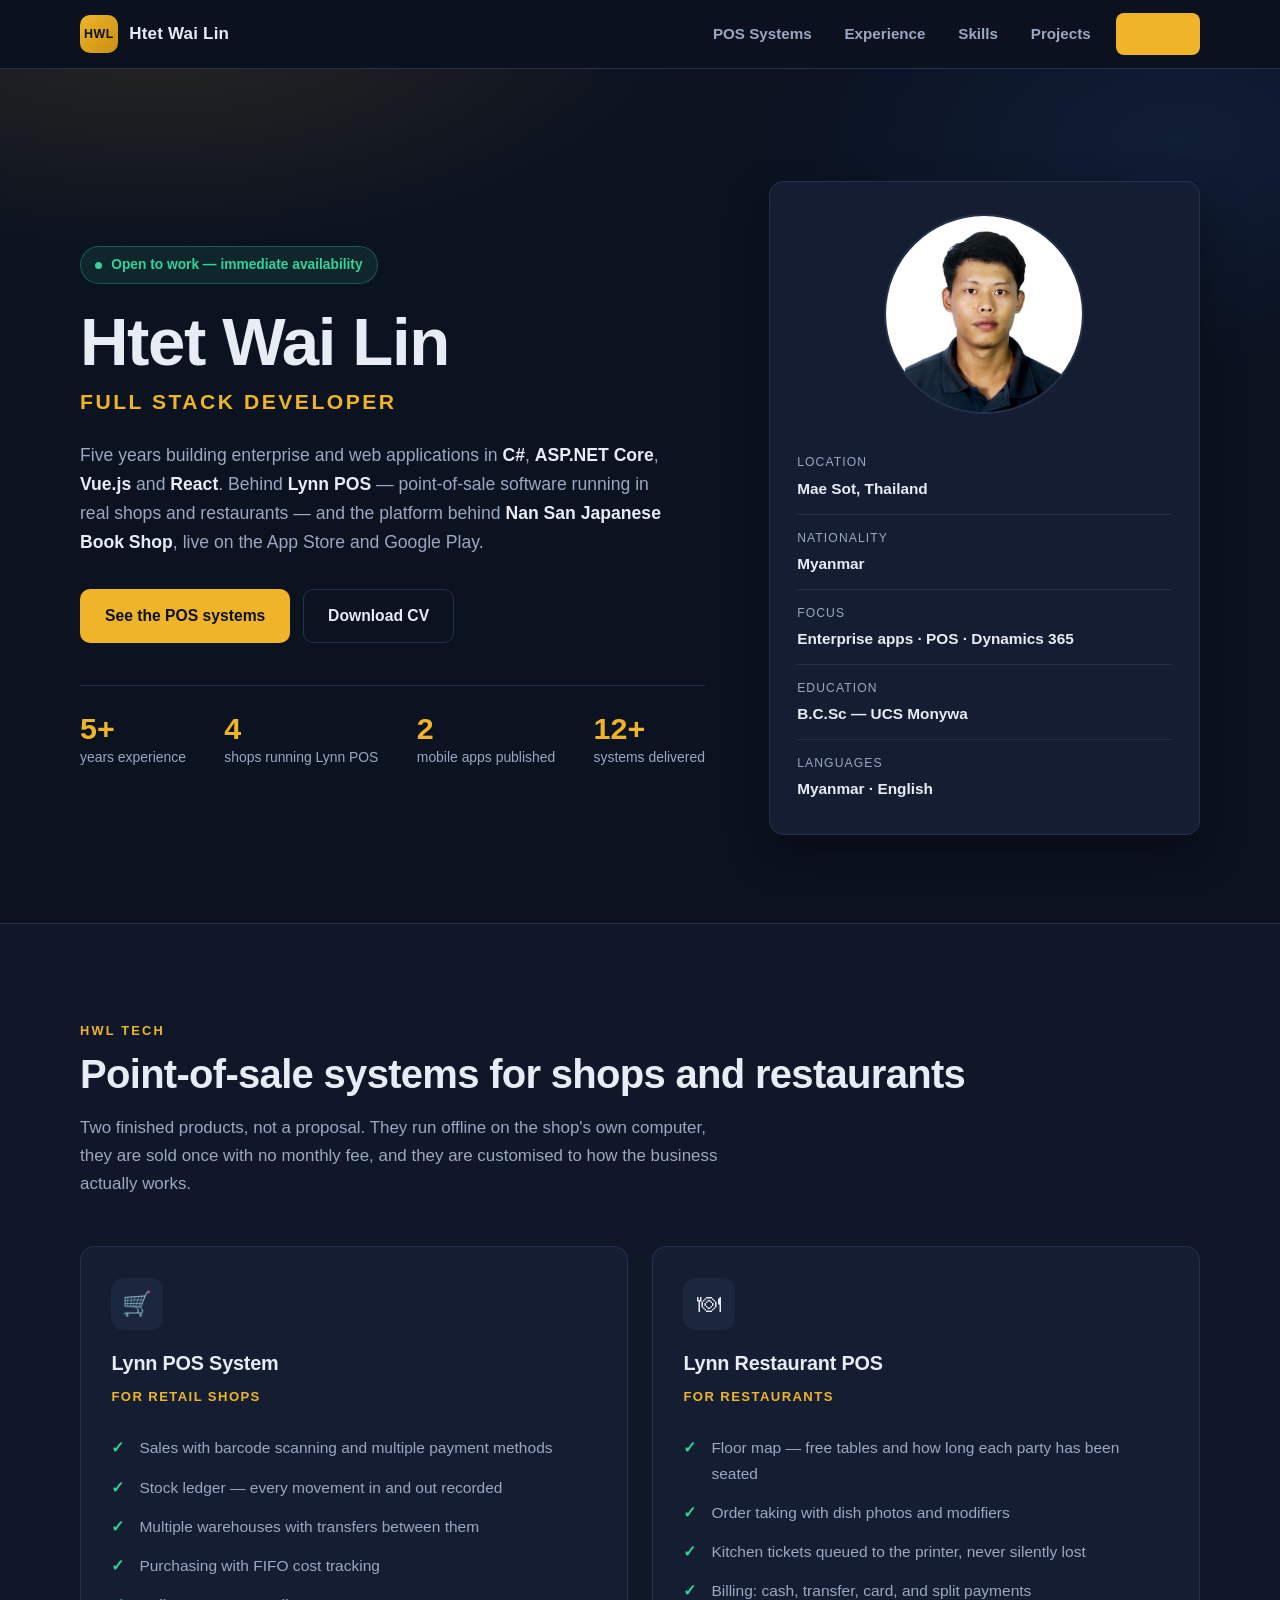
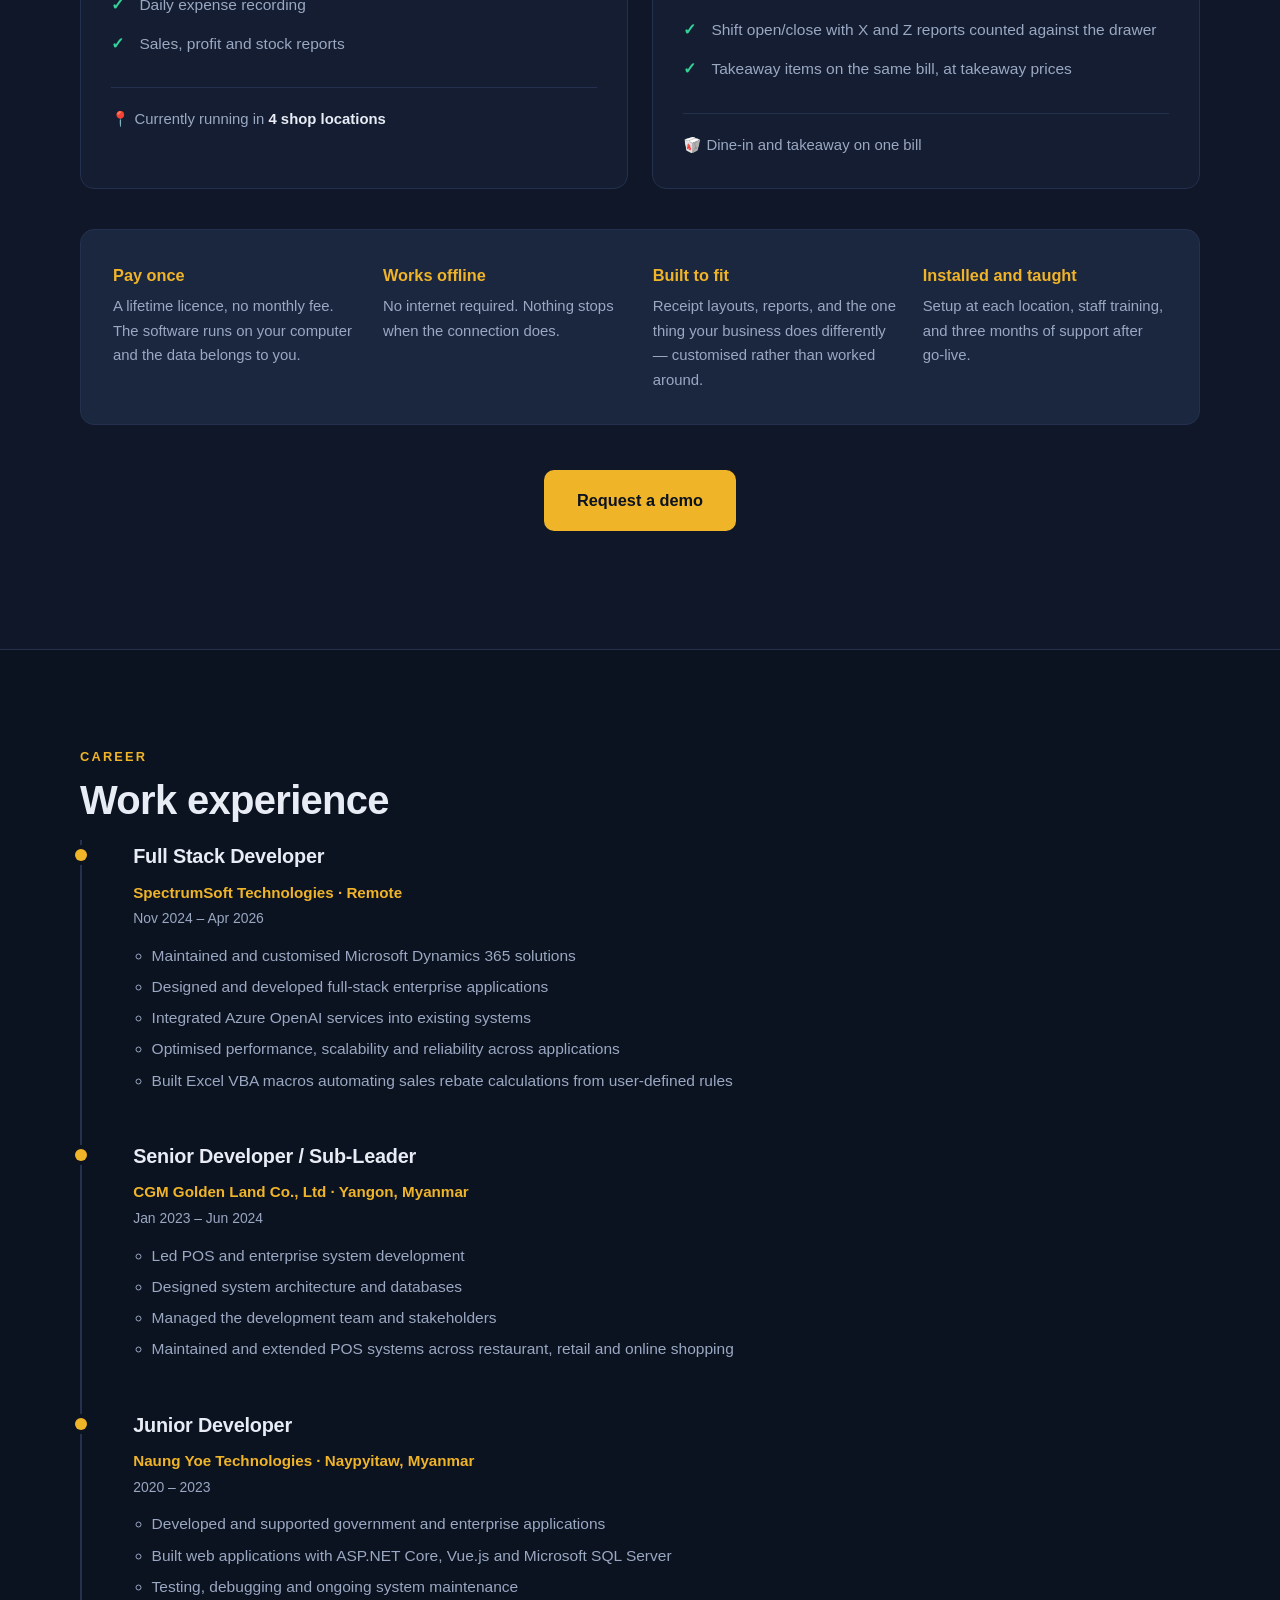
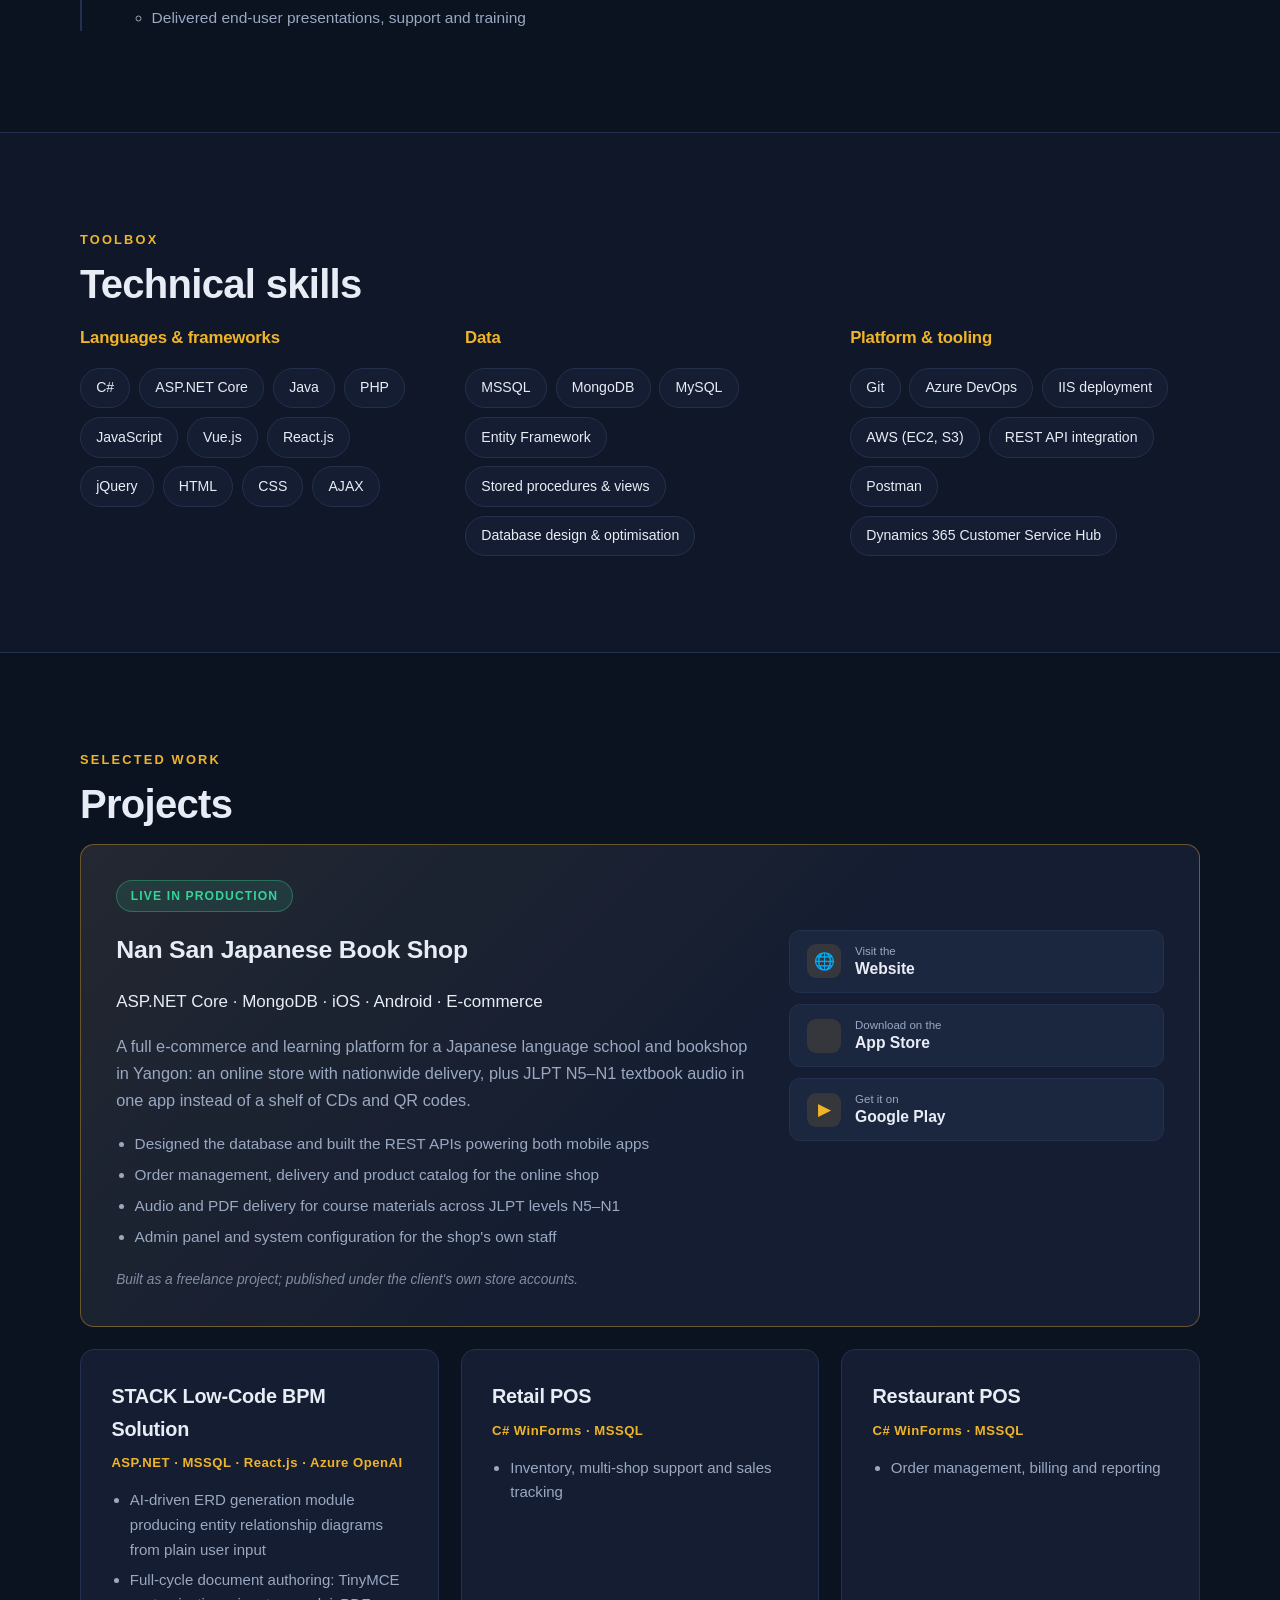
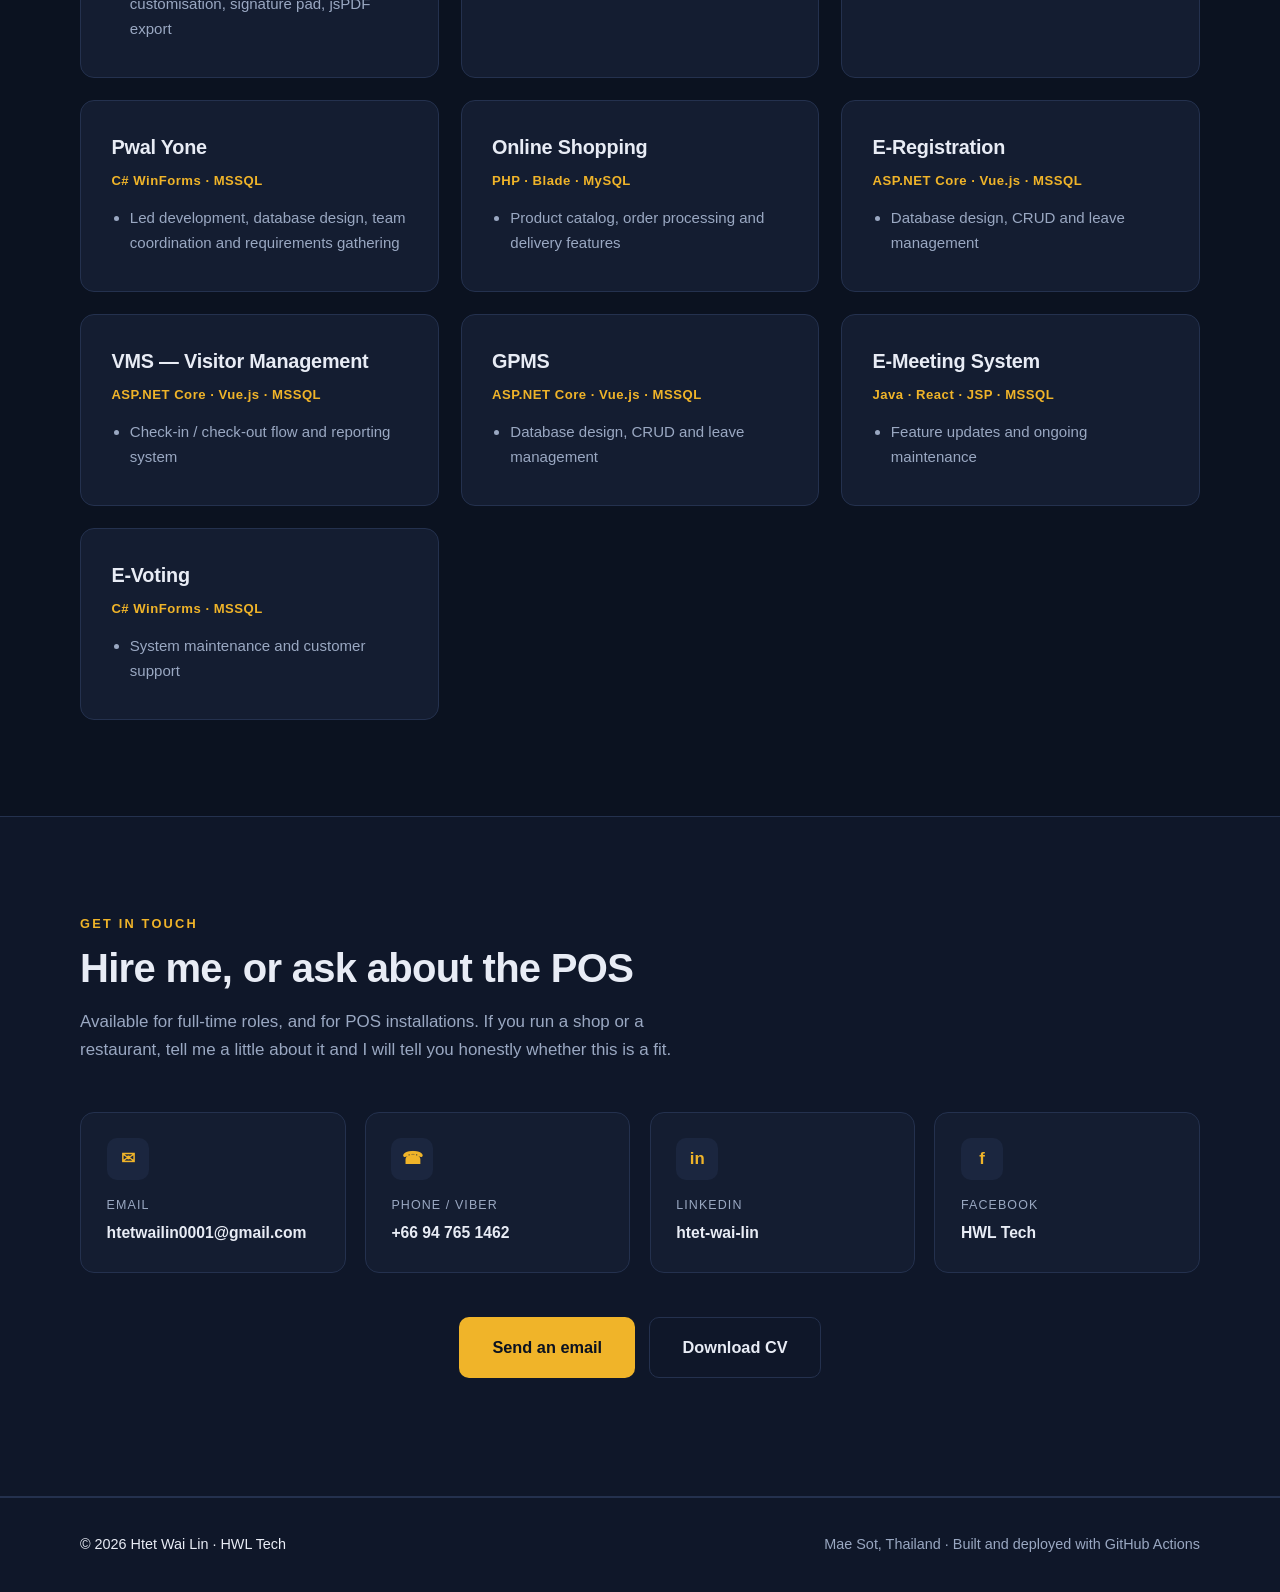
<file: index.html>
<!DOCTYPE html>
<html lang="en">
<head>
<meta charset="utf-8">
<meta name="viewport" content="width=device-width, initial-scale=1">
<title>Htet Wai Lin — Full Stack Developer &amp; POS Systems</title>
<meta name="description" content="Full Stack Developer with 5+ years building enterprise applications in C#, ASP.NET Core, Vue.js and React. Builder of Lynn POS — retail and restaurant point-of-sale systems — and the e-commerce platform behind Nan San Japanese Book Shop on iOS and Android.">
<meta name="author" content="Htet Wai Lin">

<meta property="og:type" content="website">
<meta property="og:title" content="Htet Wai Lin — Full Stack Developer &amp; POS Systems">
<meta property="og:description" content="5+ years building enterprise applications. POS systems in real shops, and an e-commerce platform live on the App Store and Google Play.">

<link rel="stylesheet" href="style.css">
<link rel="icon" href="data:image/svg+xml,<svg xmlns='http://www.w3.org/2000/svg' viewBox='0 0 100 100'><rect width='100' height='100' rx='22' fill='%230b1220'/><text y='69' x='50' text-anchor='middle' font-family='Segoe UI,sans-serif' font-size='46' font-weight='700' fill='%23f0b429'>H</text></svg>">
</head>
<body>

<a class="skip" href="#main">Skip to content</a>

<header class="nav" id="nav">
  <div class="wrap nav-inner">
    <a class="brand" href="#top">
      <span class="brand-mark">HWL</span>
      <span class="brand-text">Htet Wai Lin</span>
    </a>

    <button class="nav-toggle" id="navToggle" aria-expanded="false" aria-controls="navLinks" aria-label="Open menu">
      <span></span><span></span><span></span>
    </button>

    <nav class="nav-links" id="navLinks" aria-label="Main">
      <a href="#products">POS Systems</a>
      <a href="#experience">Experience</a>
      <a href="#skills">Skills</a>
      <a href="#projects">Projects</a>
      <a href="#contact" class="nav-cta">Contact</a>
    </nav>
  </div>
</header>

<main id="main">

<!-- ══════════════════════════ HERO ══════════════════════════ -->
<section class="hero" id="top">
  <div class="wrap hero-inner">
    <div class="hero-copy">
      <p class="badge"><span class="dot"></span> Open to work — immediate availability</p>
      <h1>Htet Wai Lin</h1>
      <p class="role">Full Stack Developer</p>
      <p class="lede">
        Five years building enterprise and web applications in <strong>C#</strong>,
        <strong>ASP.NET&nbsp;Core</strong>, <strong>Vue.js</strong> and <strong>React</strong>.
        Behind <strong>Lynn POS</strong> — point-of-sale software running in real shops and
        restaurants — and the platform behind <strong>Nan San Japanese Book Shop</strong>, live on
        the App Store and Google Play.
      </p>

      <div class="hero-actions">
        <a class="btn btn-primary" href="#products">See the POS systems</a>
        <a class="btn btn-ghost" href="Htet-Wai-Lin-CV.pdf" download>Download CV</a>
      </div>

      <ul class="hero-facts">
        <li><strong>5+</strong><span>years experience</span></li>
        <li><strong>4</strong><span>shops running Lynn POS</span></li>
        <li><strong>2</strong><span>mobile apps published</span></li>
        <li><strong>12+</strong><span>systems delivered</span></li>
      </ul>
    </div>

    <aside class="hero-card">
      <img class="avatar" src="profile.jpg" alt="Htet Wai Lin" width="200" height="200" decoding="async">
      <dl class="facts">
        <div><dt>Location</dt><dd>Mae Sot, Thailand</dd></div>
        <div><dt>Nationality</dt><dd>Myanmar</dd></div>
        <div><dt>Focus</dt><dd>Enterprise apps · POS · Dynamics 365</dd></div>
        <div><dt>Education</dt><dd>B.C.Sc — UCS Monywa</dd></div>
        <div><dt>Languages</dt><dd>Myanmar · English</dd></div>
      </dl>
    </aside>
  </div>
</section>

<!-- ════════════════════════ PRODUCTS ════════════════════════ -->
<section class="section section-alt" id="products">
  <div class="wrap">
    <p class="eyebrow">HWL Tech</p>
    <h2>Point-of-sale systems for shops and restaurants</h2>
    <p class="section-lede">
      Two finished products, not a proposal. They run offline on the shop's own computer, they are
      sold once with no monthly fee, and they are customised to how the business actually works.
    </p>

    <div class="cards">
      <article class="card product">
        <div class="product-icon" aria-hidden="true">🛒</div>
        <h3>Lynn POS System</h3>
        <p class="product-for">For retail shops</p>
        <ul class="ticks">
          <li>Sales with barcode scanning and multiple payment methods</li>
          <li>Stock ledger — every movement in and out recorded</li>
          <li>Multiple warehouses with transfers between them</li>
          <li>Purchasing with FIFO cost tracking</li>
          <li>Daily expense recording</li>
          <li>Sales, profit and stock reports</li>
        </ul>
        <p class="proof">📍 Currently running in <strong>4 shop locations</strong></p>
      </article>

      <article class="card product">
        <div class="product-icon" aria-hidden="true">🍽</div>
        <h3>Lynn Restaurant POS</h3>
        <p class="product-for">For restaurants</p>
        <ul class="ticks">
          <li>Floor map — free tables and how long each party has been seated</li>
          <li>Order taking with dish photos and modifiers</li>
          <li>Kitchen tickets queued to the printer, never silently lost</li>
          <li>Billing: cash, transfer, card, and split payments</li>
          <li>Shift open/close with X and Z reports counted against the drawer</li>
          <li>Takeaway items on the same bill, at takeaway prices</li>
        </ul>
        <p class="proof">🥡 Dine-in and takeaway on one bill</p>
      </article>
    </div>

    <div class="strip">
      <div>
        <h4>Pay once</h4>
        <p>A lifetime licence, no monthly fee. The software runs on your computer and the data
           belongs to you.</p>
      </div>
      <div>
        <h4>Works offline</h4>
        <p>No internet required. Nothing stops when the connection does.</p>
      </div>
      <div>
        <h4>Built to fit</h4>
        <p>Receipt layouts, reports, and the one thing your business does differently — customised
           rather than worked around.</p>
      </div>
      <div>
        <h4>Installed and taught</h4>
        <p>Setup at each location, staff training, and three months of support after go-live.</p>
      </div>
    </div>

    <p class="center"><a class="btn btn-primary btn-lg" href="#contact">Request a demo</a></p>
  </div>
</section>

<!-- ═══════════════════════ EXPERIENCE ═══════════════════════ -->
<section class="section" id="experience">
  <div class="wrap">
    <p class="eyebrow">Career</p>
    <h2>Work experience</h2>

    <ol class="timeline">
      <li>
        <div class="tl-head">
          <h3>Full Stack Developer</h3>
          <p class="tl-meta">SpectrumSoft Technologies · Remote</p>
          <p class="tl-date">Nov 2024 – Apr 2026</p>
        </div>
        <ul>
          <li>Maintained and customised Microsoft Dynamics 365 solutions</li>
          <li>Designed and developed full-stack enterprise applications</li>
          <li>Integrated Azure OpenAI services into existing systems</li>
          <li>Optimised performance, scalability and reliability across applications</li>
          <li>Built Excel VBA macros automating sales rebate calculations from user-defined rules</li>
        </ul>
      </li>
      <li>
        <div class="tl-head">
          <h3>Senior Developer / Sub-Leader</h3>
          <p class="tl-meta">CGM Golden Land Co., Ltd · Yangon, Myanmar</p>
          <p class="tl-date">Jan 2023 – Jun 2024</p>
        </div>
        <ul>
          <li>Led POS and enterprise system development</li>
          <li>Designed system architecture and databases</li>
          <li>Managed the development team and stakeholders</li>
          <li>Maintained and extended POS systems across restaurant, retail and online shopping</li>
        </ul>
      </li>
      <li>
        <div class="tl-head">
          <h3>Junior Developer</h3>
          <p class="tl-meta">Naung Yoe Technologies · Naypyitaw, Myanmar</p>
          <p class="tl-date">2020 – 2023</p>
        </div>
        <ul>
          <li>Developed and supported government and enterprise applications</li>
          <li>Built web applications with ASP.NET Core, Vue.js and Microsoft SQL Server</li>
          <li>Testing, debugging and ongoing system maintenance</li>
          <li>Delivered end-user presentations, support and training</li>
        </ul>
      </li>
    </ol>
  </div>
</section>

<!-- ═════════════════════════ SKILLS ═════════════════════════ -->
<section class="section section-alt" id="skills">
  <div class="wrap">
    <p class="eyebrow">Toolbox</p>
    <h2>Technical skills</h2>

    <div class="skills">
      <div class="skill-group">
        <h3>Languages &amp; frameworks</h3>
        <ul class="chips">
          <li>C#</li><li>ASP.NET Core</li><li>Java</li><li>PHP</li><li>JavaScript</li>
          <li>Vue.js</li><li>React.js</li><li>jQuery</li><li>HTML</li><li>CSS</li><li>AJAX</li>
        </ul>
      </div>
      <div class="skill-group">
        <h3>Data</h3>
        <ul class="chips">
          <li>MSSQL</li><li>MongoDB</li><li>MySQL</li><li>Entity Framework</li>
          <li>Stored procedures &amp; views</li><li>Database design &amp; optimisation</li>
        </ul>
      </div>
      <div class="skill-group">
        <h3>Platform &amp; tooling</h3>
        <ul class="chips">
          <li>Git</li><li>Azure DevOps</li><li>IIS deployment</li><li>AWS (EC2, S3)</li>
          <li>REST API integration</li><li>Postman</li><li>Dynamics 365 Customer Service Hub</li>
        </ul>
      </div>
    </div>
  </div>
</section>

<!-- ════════════════════════ PROJECTS ════════════════════════ -->
<section class="section" id="projects">
  <div class="wrap">
    <p class="eyebrow">Selected work</p>
    <h2>Projects</h2>

    <!-- Featured: the only project a visitor can go and use right now, so it leads. -->
    <article class="card featured">
      <div class="featured-tag">Live in production</div>
      <div class="featured-body">
        <div>
          <h3>Nan San Japanese Book Shop</h3>
          <p class="tech">ASP.NET Core · MongoDB · iOS · Android · E-commerce</p>
          <p class="featured-lede">
            A full e-commerce and learning platform for a Japanese language school and bookshop in
            Yangon: an online store with nationwide delivery, plus JLPT N5–N1 textbook audio in one
            app instead of a shelf of CDs and QR codes.
          </p>
          <ul>
            <li>Designed the database and built the REST APIs powering both mobile apps</li>
            <li>Order management, delivery and product catalog for the online shop</li>
            <li>Audio and PDF delivery for course materials across JLPT levels N5–N1</li>
            <li>Admin panel and system configuration for the shop's own staff</li>
          </ul>
          <p class="featured-note">Built as a freelance project; published under the client's own store accounts.</p>
        </div>

        <div class="featured-links">
          <a class="store-btn" href="https://nansanjapanese.com/" target="_blank" rel="noopener">
            <span class="store-ic" aria-hidden="true">🌐</span>
            <span><small>Visit the</small><strong>Website</strong></span>
          </a>
          <a class="store-btn" href="https://apps.apple.com/app/id6761300746" target="_blank" rel="noopener">
            <span class="store-ic" aria-hidden="true"></span>
            <span><small>Download on the</small><strong>App Store</strong></span>
          </a>
          <a class="store-btn" href="https://play.google.com/store/apps/details?id=com.nansanjapanese.bookshop" target="_blank" rel="noopener">
            <span class="store-ic" aria-hidden="true">▶</span>
            <span><small>Get it on</small><strong>Google Play</strong></span>
          </a>
        </div>
      </div>
    </article>

    <div class="projects">
      <article class="card proj">
        <h3>STACK Low-Code BPM Solution</h3>
        <p class="tech">ASP.NET · MSSQL · React.js · Azure OpenAI</p>
        <ul>
          <li>AI-driven ERD generation module producing entity relationship diagrams from plain user input</li>
          <li>Full-cycle document authoring: TinyMCE customisation, signature pad, jsPDF export</li>
        </ul>
      </article>

      <article class="card proj">
        <h3>Retail POS</h3>
        <p class="tech">C# WinForms · MSSQL</p>
        <ul><li>Inventory, multi-shop support and sales tracking</li></ul>
      </article>

      <article class="card proj">
        <h3>Restaurant POS</h3>
        <p class="tech">C# WinForms · MSSQL</p>
        <ul><li>Order management, billing and reporting</li></ul>
      </article>

      <article class="card proj">
        <h3>Pwal Yone</h3>
        <p class="tech">C# WinForms · MSSQL</p>
        <ul><li>Led development, database design, team coordination and requirements gathering</li></ul>
      </article>

      <article class="card proj">
        <h3>Online Shopping</h3>
        <p class="tech">PHP · Blade · MySQL</p>
        <ul><li>Product catalog, order processing and delivery features</li></ul>
      </article>

      <article class="card proj">
        <h3>E-Registration</h3>
        <p class="tech">ASP.NET Core · Vue.js · MSSQL</p>
        <ul><li>Database design, CRUD and leave management</li></ul>
      </article>

      <article class="card proj">
        <h3>VMS — Visitor Management</h3>
        <p class="tech">ASP.NET Core · Vue.js · MSSQL</p>
        <ul><li>Check-in / check-out flow and reporting system</li></ul>
      </article>

      <article class="card proj">
        <h3>GPMS</h3>
        <p class="tech">ASP.NET Core · Vue.js · MSSQL</p>
        <ul><li>Database design, CRUD and leave management</li></ul>
      </article>

      <article class="card proj">
        <h3>E-Meeting System</h3>
        <p class="tech">Java · React · JSP · MSSQL</p>
        <ul><li>Feature updates and ongoing maintenance</li></ul>
      </article>

      <article class="card proj">
        <h3>E-Voting</h3>
        <p class="tech">C# WinForms · MSSQL</p>
        <ul><li>System maintenance and customer support</li></ul>
      </article>
    </div>
  </div>
</section>

<!-- ═════════════════════════ CONTACT ════════════════════════ -->
<section class="section section-alt" id="contact">
  <div class="wrap">
    <p class="eyebrow">Get in touch</p>
    <h2>Hire me, or ask about the POS</h2>
    <p class="section-lede">
      Available for full-time roles, and for POS installations. If you run a shop or a restaurant,
      tell me a little about it and I will tell you honestly whether this is a fit.
    </p>

    <div class="contact-grid">
      <a class="contact-card" href="mailto:htetwailin0001@gmail.com">
        <span class="ci" aria-hidden="true">✉</span>
        <span class="cl">Email</span>
        <span class="cv">htetwailin0001@gmail.com</span>
      </a>
      <a class="contact-card" href="tel:+66947651462">
        <span class="ci" aria-hidden="true">☎</span>
        <span class="cl">Phone / Viber</span>
        <span class="cv">+66 94 765 1462</span>
      </a>
      <a class="contact-card" href="https://www.linkedin.com/in/htet-wai-lin-59895a291" target="_blank" rel="noopener">
        <span class="ci" aria-hidden="true">in</span>
        <span class="cl">LinkedIn</span>
        <span class="cv">htet-wai-lin</span>
      </a>
      <a class="contact-card" href="https://www.facebook.com/hwltech" target="_blank" rel="noopener">
        <span class="ci" aria-hidden="true">f</span>
        <span class="cl">Facebook</span>
        <span class="cv">HWL Tech</span>
      </a>
    </div>

    <p class="center">
      <a class="btn btn-primary btn-lg" href="mailto:htetwailin0001@gmail.com?subject=Enquiry%20from%20your%20website">Send an email</a>
      <a class="btn btn-ghost btn-lg" href="Htet-Wai-Lin-CV.pdf" download>Download CV</a>
    </p>
  </div>
</section>

</main>

<footer class="footer">
  <div class="wrap footer-inner">
    <p>© <span id="year">2026</span> Htet Wai Lin · HWL Tech</p>
    <p class="muted">Mae Sot, Thailand · Built and deployed with GitHub Actions</p>
  </div>
</footer>

<script src="script.js"></script>
</body>
</html>
</file>
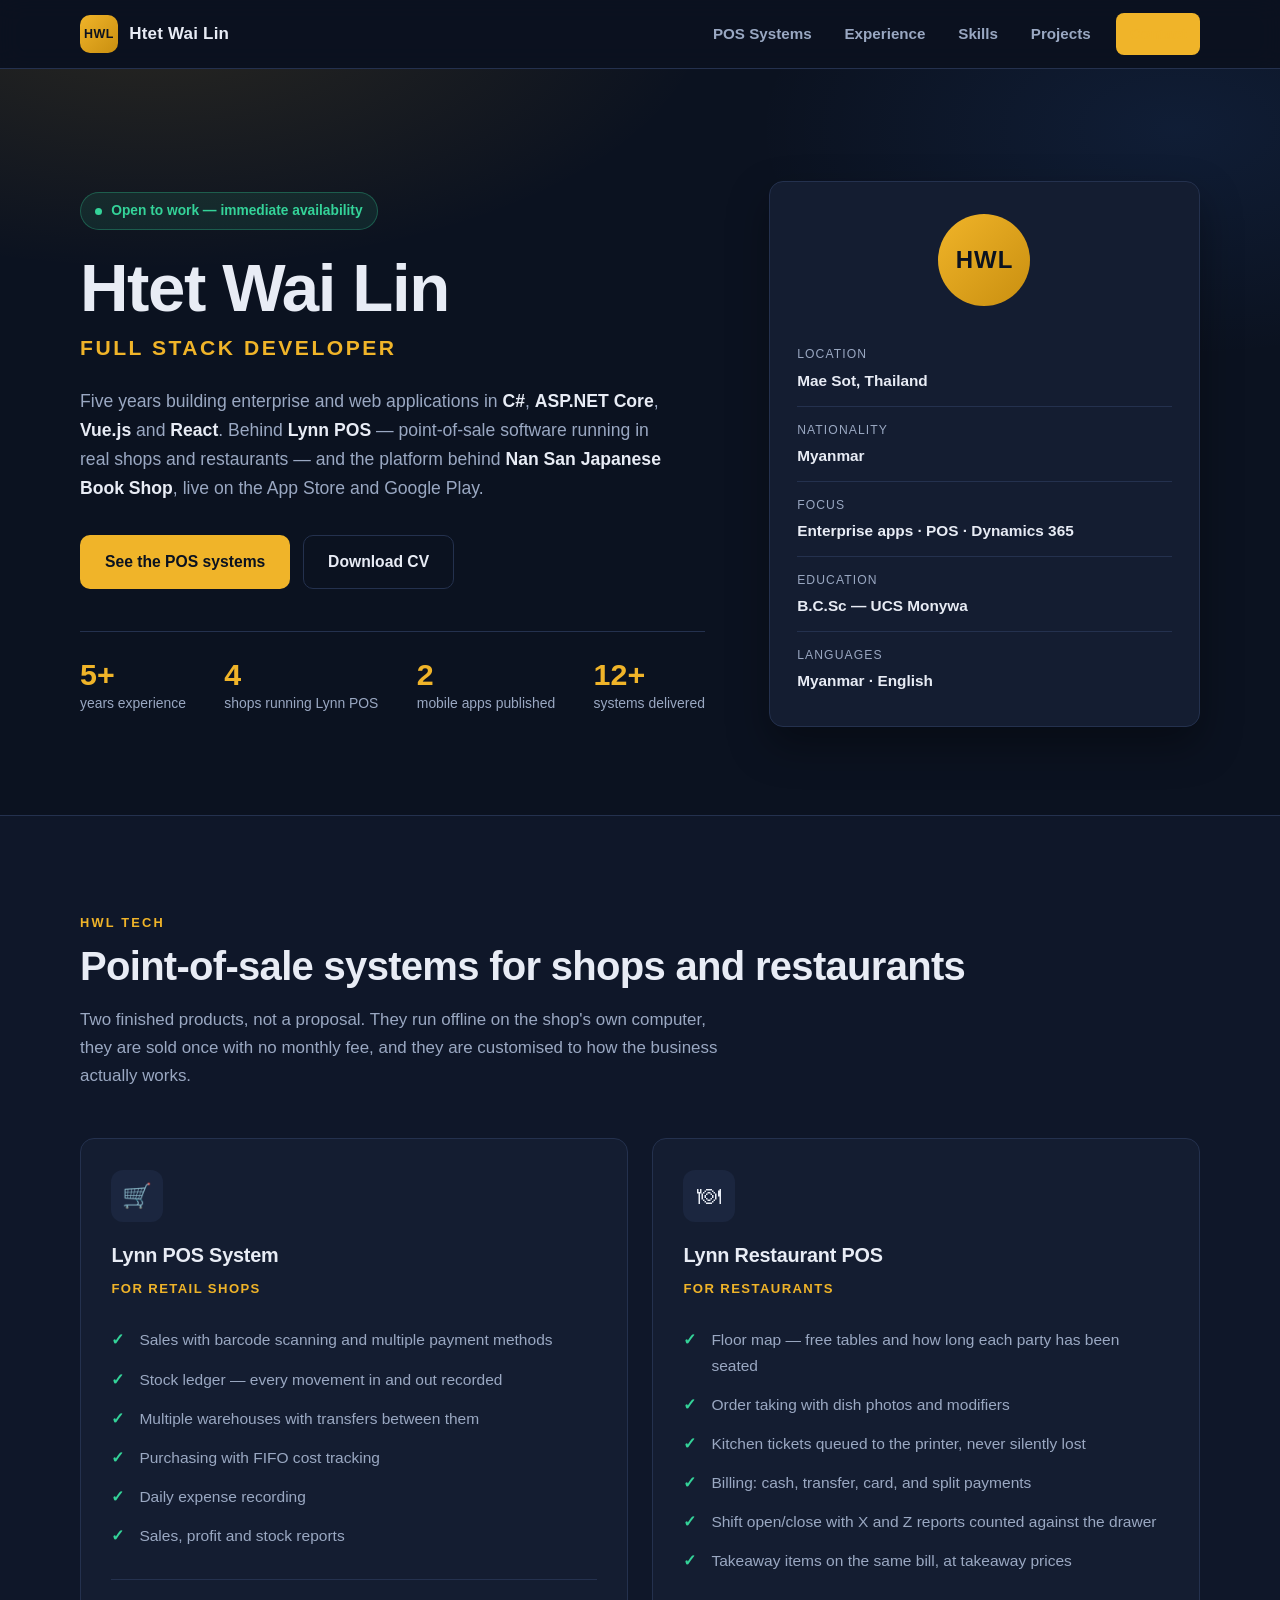
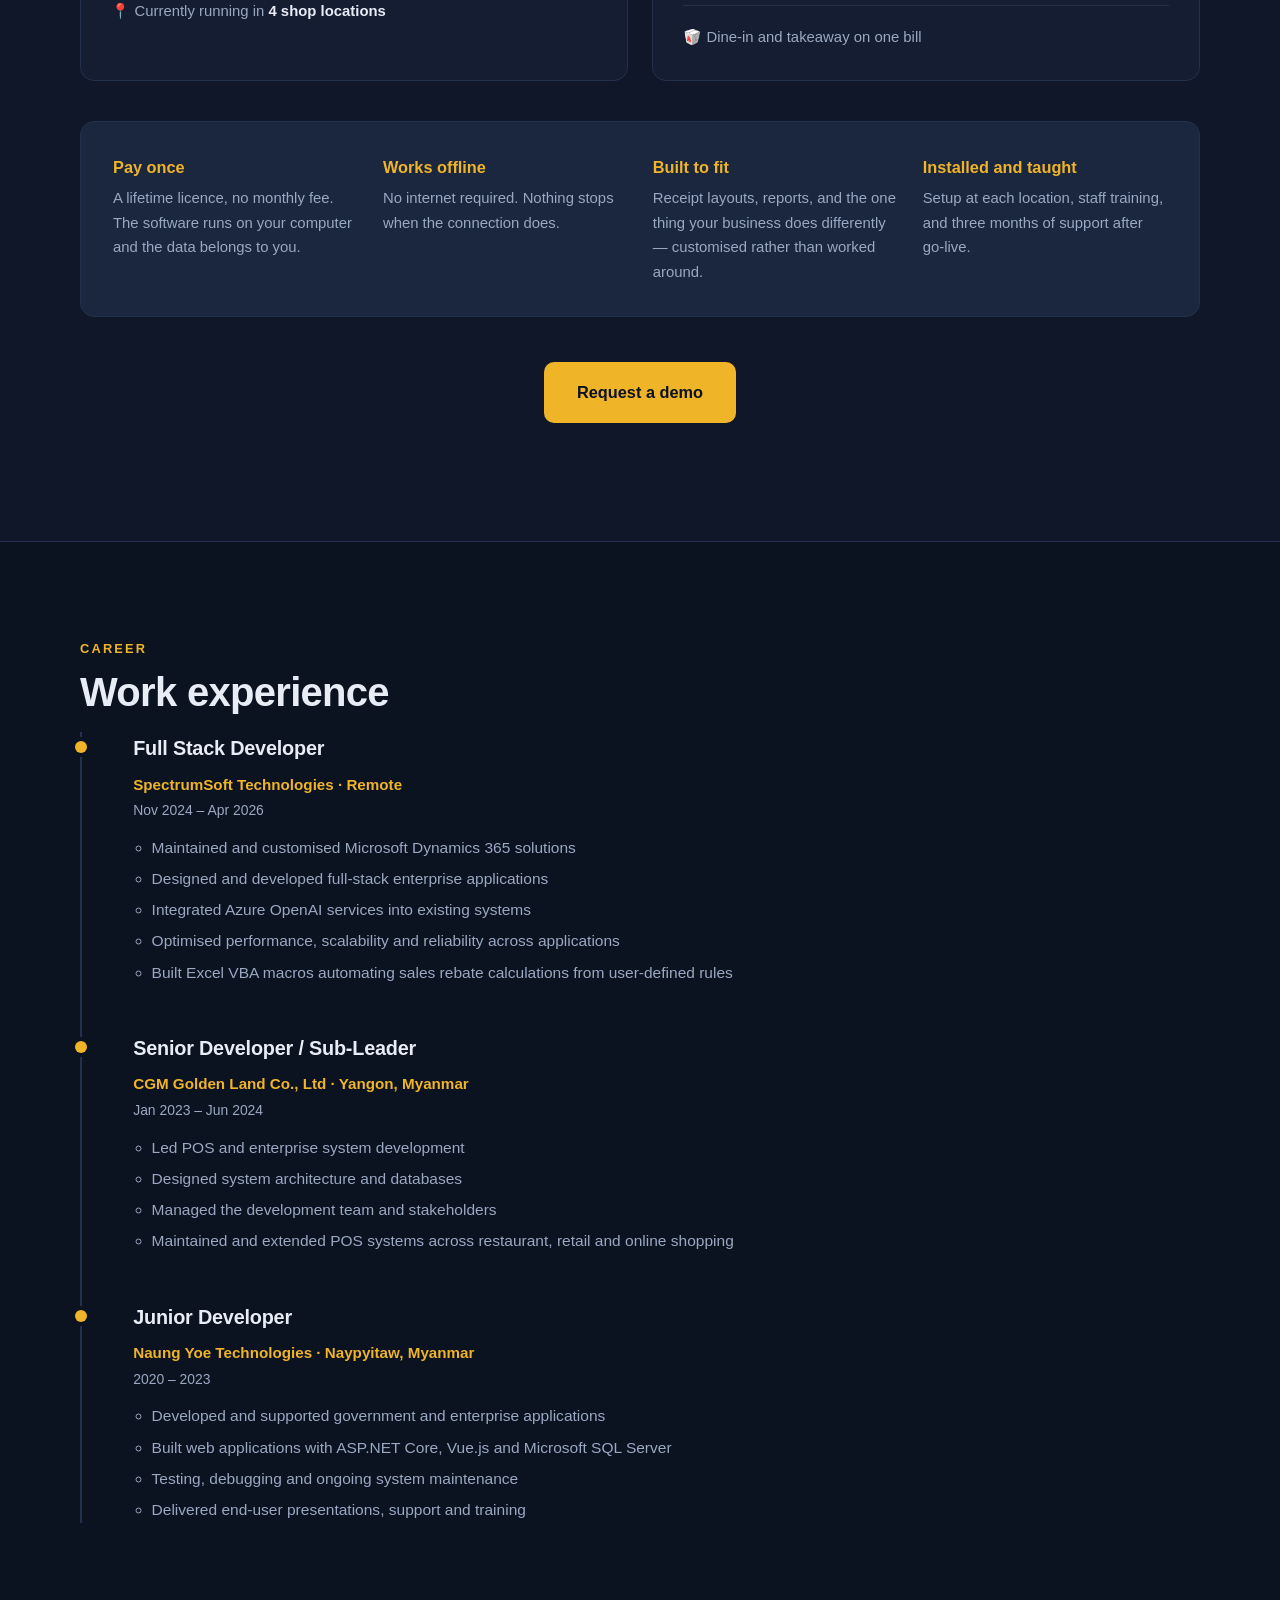
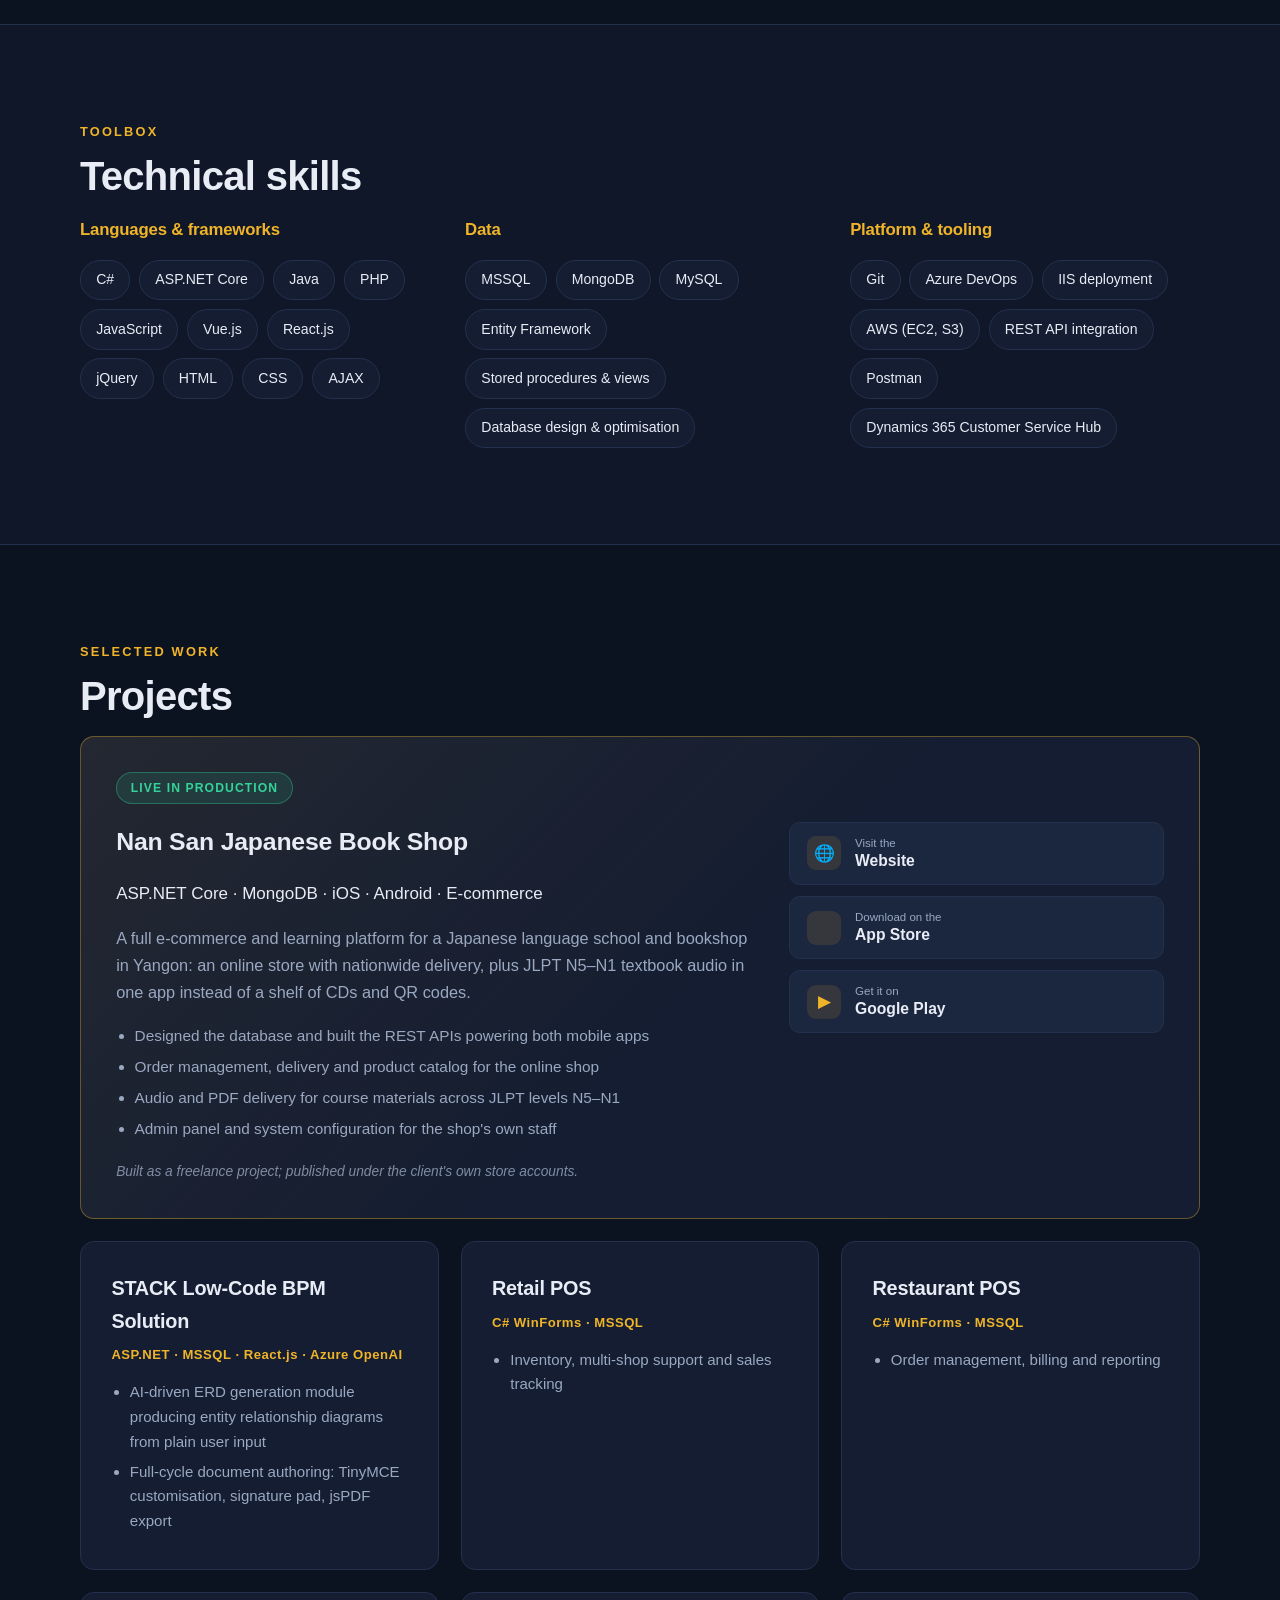
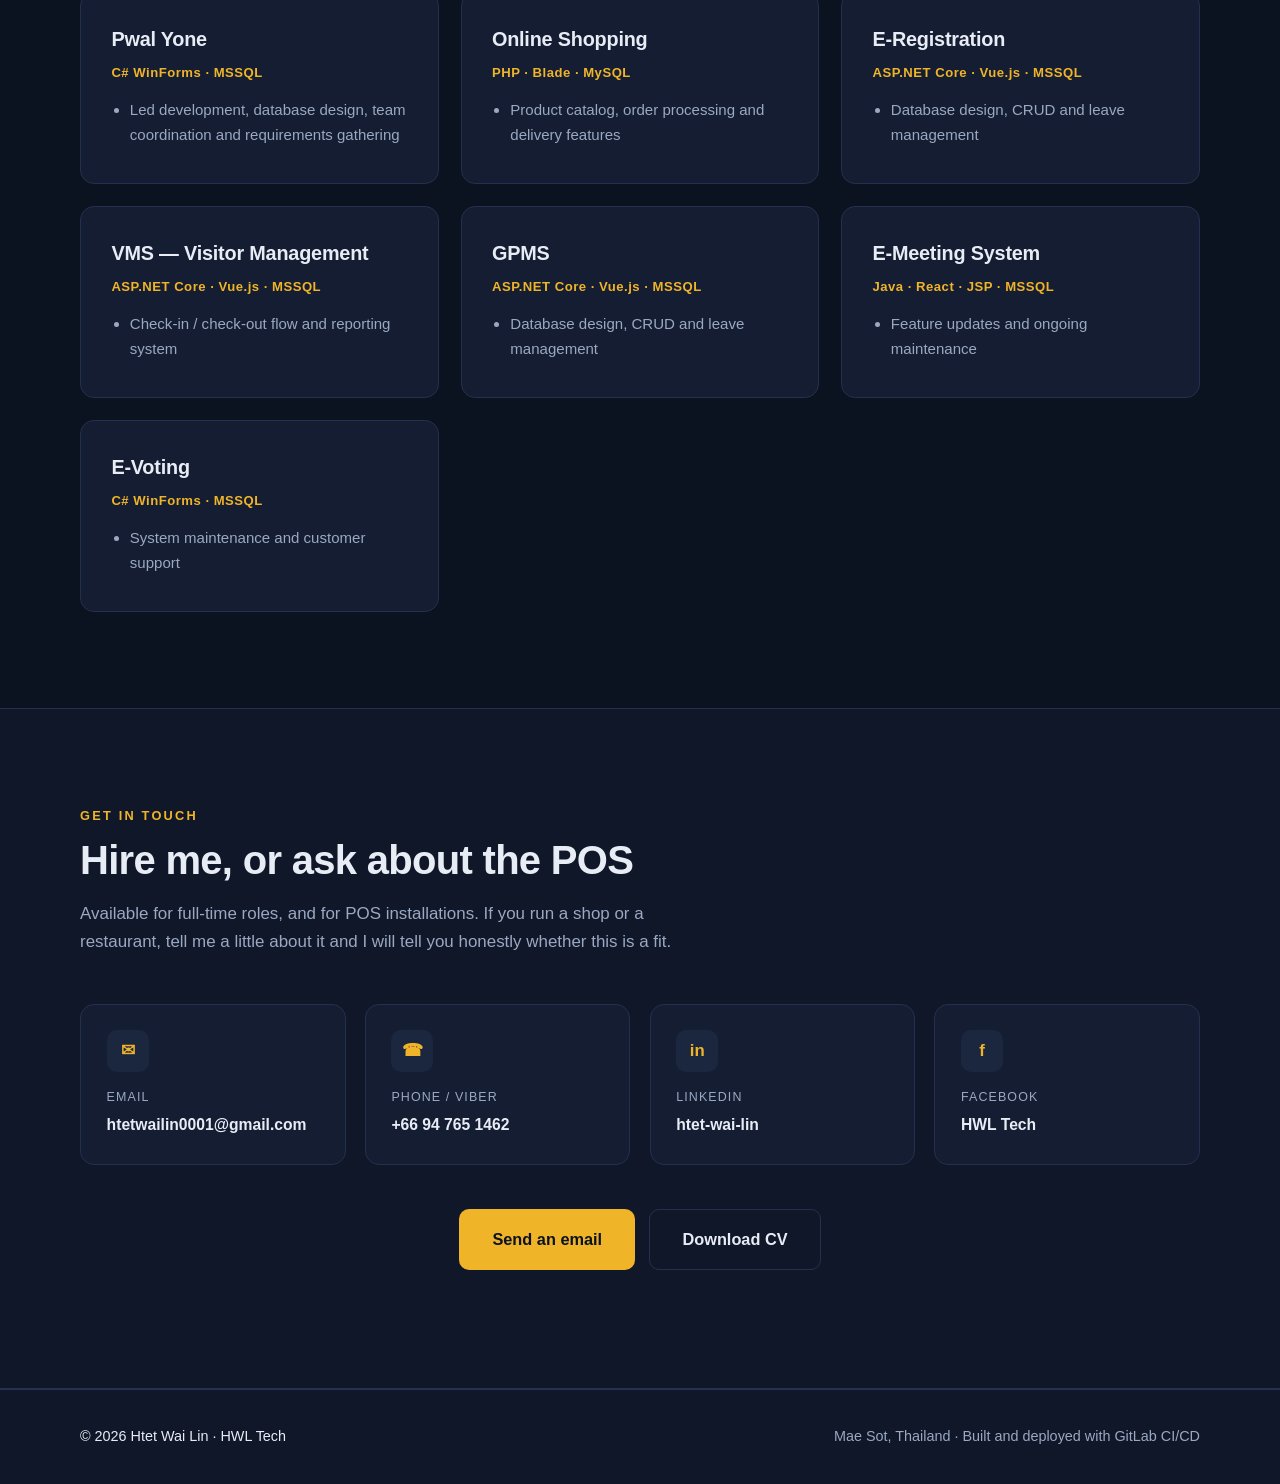
<file: public/index.html>
<!DOCTYPE html>
<html lang="en">
<head>
<meta charset="utf-8">
<meta name="viewport" content="width=device-width, initial-scale=1">
<title>Htet Wai Lin — Full Stack Developer &amp; POS Systems</title>
<meta name="description" content="Full Stack Developer with 5+ years building enterprise applications in C#, ASP.NET Core, Vue.js and React. Builder of Lynn POS — retail and restaurant point-of-sale systems — and the e-commerce platform behind Nan San Japanese Book Shop on iOS and Android.">
<meta name="author" content="Htet Wai Lin">

<meta property="og:type" content="website">
<meta property="og:title" content="Htet Wai Lin — Full Stack Developer &amp; POS Systems">
<meta property="og:description" content="5+ years building enterprise applications. POS systems in real shops, and an e-commerce platform live on the App Store and Google Play.">

<link rel="stylesheet" href="style.css">
<link rel="icon" href="data:image/svg+xml,<svg xmlns='http://www.w3.org/2000/svg' viewBox='0 0 100 100'><rect width='100' height='100' rx='22' fill='%230b1220'/><text y='69' x='50' text-anchor='middle' font-family='Segoe UI,sans-serif' font-size='46' font-weight='700' fill='%23f0b429'>H</text></svg>">
</head>
<body>

<a class="skip" href="#main">Skip to content</a>

<header class="nav" id="nav">
  <div class="wrap nav-inner">
    <a class="brand" href="#top">
      <span class="brand-mark">HWL</span>
      <span class="brand-text">Htet Wai Lin</span>
    </a>

    <button class="nav-toggle" id="navToggle" aria-expanded="false" aria-controls="navLinks" aria-label="Open menu">
      <span></span><span></span><span></span>
    </button>

    <nav class="nav-links" id="navLinks" aria-label="Main">
      <a href="#products">POS Systems</a>
      <a href="#experience">Experience</a>
      <a href="#skills">Skills</a>
      <a href="#projects">Projects</a>
      <a href="#contact" class="nav-cta">Contact</a>
    </nav>
  </div>
</header>

<main id="main">

<!-- ══════════════════════════ HERO ══════════════════════════ -->
<section class="hero" id="top">
  <div class="wrap hero-inner">
    <div class="hero-copy">
      <p class="badge"><span class="dot"></span> Open to work — immediate availability</p>
      <h1>Htet Wai Lin</h1>
      <p class="role">Full Stack Developer</p>
      <p class="lede">
        Five years building enterprise and web applications in <strong>C#</strong>,
        <strong>ASP.NET&nbsp;Core</strong>, <strong>Vue.js</strong> and <strong>React</strong>.
        Behind <strong>Lynn POS</strong> — point-of-sale software running in real shops and
        restaurants — and the platform behind <strong>Nan San Japanese Book Shop</strong>, live on
        the App Store and Google Play.
      </p>

      <div class="hero-actions">
        <a class="btn btn-primary" href="#products">See the POS systems</a>
        <a class="btn btn-ghost" href="Htet-Wai-Lin-CV.pdf" download>Download CV</a>
      </div>

      <ul class="hero-facts">
        <li><strong>5+</strong><span>years experience</span></li>
        <li><strong>4</strong><span>shops running Lynn POS</span></li>
        <li><strong>2</strong><span>mobile apps published</span></li>
        <li><strong>12+</strong><span>systems delivered</span></li>
      </ul>
    </div>

    <aside class="hero-card">
      <div class="avatar" aria-hidden="true">HWL</div>
      <dl class="facts">
        <div><dt>Location</dt><dd>Mae Sot, Thailand</dd></div>
        <div><dt>Nationality</dt><dd>Myanmar</dd></div>
        <div><dt>Focus</dt><dd>Enterprise apps · POS · Dynamics 365</dd></div>
        <div><dt>Education</dt><dd>B.C.Sc — UCS Monywa</dd></div>
        <div><dt>Languages</dt><dd>Myanmar · English</dd></div>
      </dl>
    </aside>
  </div>
</section>

<!-- ════════════════════════ PRODUCTS ════════════════════════ -->
<section class="section section-alt" id="products">
  <div class="wrap">
    <p class="eyebrow">HWL Tech</p>
    <h2>Point-of-sale systems for shops and restaurants</h2>
    <p class="section-lede">
      Two finished products, not a proposal. They run offline on the shop's own computer, they are
      sold once with no monthly fee, and they are customised to how the business actually works.
    </p>

    <div class="cards">
      <article class="card product">
        <div class="product-icon" aria-hidden="true">🛒</div>
        <h3>Lynn POS System</h3>
        <p class="product-for">For retail shops</p>
        <ul class="ticks">
          <li>Sales with barcode scanning and multiple payment methods</li>
          <li>Stock ledger — every movement in and out recorded</li>
          <li>Multiple warehouses with transfers between them</li>
          <li>Purchasing with FIFO cost tracking</li>
          <li>Daily expense recording</li>
          <li>Sales, profit and stock reports</li>
        </ul>
        <p class="proof">📍 Currently running in <strong>4 shop locations</strong></p>
      </article>

      <article class="card product">
        <div class="product-icon" aria-hidden="true">🍽</div>
        <h3>Lynn Restaurant POS</h3>
        <p class="product-for">For restaurants</p>
        <ul class="ticks">
          <li>Floor map — free tables and how long each party has been seated</li>
          <li>Order taking with dish photos and modifiers</li>
          <li>Kitchen tickets queued to the printer, never silently lost</li>
          <li>Billing: cash, transfer, card, and split payments</li>
          <li>Shift open/close with X and Z reports counted against the drawer</li>
          <li>Takeaway items on the same bill, at takeaway prices</li>
        </ul>
        <p class="proof">🥡 Dine-in and takeaway on one bill</p>
      </article>
    </div>

    <div class="strip">
      <div>
        <h4>Pay once</h4>
        <p>A lifetime licence, no monthly fee. The software runs on your computer and the data
           belongs to you.</p>
      </div>
      <div>
        <h4>Works offline</h4>
        <p>No internet required. Nothing stops when the connection does.</p>
      </div>
      <div>
        <h4>Built to fit</h4>
        <p>Receipt layouts, reports, and the one thing your business does differently — customised
           rather than worked around.</p>
      </div>
      <div>
        <h4>Installed and taught</h4>
        <p>Setup at each location, staff training, and three months of support after go-live.</p>
      </div>
    </div>

    <p class="center"><a class="btn btn-primary btn-lg" href="#contact">Request a demo</a></p>
  </div>
</section>

<!-- ═══════════════════════ EXPERIENCE ═══════════════════════ -->
<section class="section" id="experience">
  <div class="wrap">
    <p class="eyebrow">Career</p>
    <h2>Work experience</h2>

    <ol class="timeline">
      <li>
        <div class="tl-head">
          <h3>Full Stack Developer</h3>
          <p class="tl-meta">SpectrumSoft Technologies · Remote</p>
          <p class="tl-date">Nov 2024 – Apr 2026</p>
        </div>
        <ul>
          <li>Maintained and customised Microsoft Dynamics 365 solutions</li>
          <li>Designed and developed full-stack enterprise applications</li>
          <li>Integrated Azure OpenAI services into existing systems</li>
          <li>Optimised performance, scalability and reliability across applications</li>
          <li>Built Excel VBA macros automating sales rebate calculations from user-defined rules</li>
        </ul>
      </li>
      <li>
        <div class="tl-head">
          <h3>Senior Developer / Sub-Leader</h3>
          <p class="tl-meta">CGM Golden Land Co., Ltd · Yangon, Myanmar</p>
          <p class="tl-date">Jan 2023 – Jun 2024</p>
        </div>
        <ul>
          <li>Led POS and enterprise system development</li>
          <li>Designed system architecture and databases</li>
          <li>Managed the development team and stakeholders</li>
          <li>Maintained and extended POS systems across restaurant, retail and online shopping</li>
        </ul>
      </li>
      <li>
        <div class="tl-head">
          <h3>Junior Developer</h3>
          <p class="tl-meta">Naung Yoe Technologies · Naypyitaw, Myanmar</p>
          <p class="tl-date">2020 – 2023</p>
        </div>
        <ul>
          <li>Developed and supported government and enterprise applications</li>
          <li>Built web applications with ASP.NET Core, Vue.js and Microsoft SQL Server</li>
          <li>Testing, debugging and ongoing system maintenance</li>
          <li>Delivered end-user presentations, support and training</li>
        </ul>
      </li>
    </ol>
  </div>
</section>

<!-- ═════════════════════════ SKILLS ═════════════════════════ -->
<section class="section section-alt" id="skills">
  <div class="wrap">
    <p class="eyebrow">Toolbox</p>
    <h2>Technical skills</h2>

    <div class="skills">
      <div class="skill-group">
        <h3>Languages &amp; frameworks</h3>
        <ul class="chips">
          <li>C#</li><li>ASP.NET Core</li><li>Java</li><li>PHP</li><li>JavaScript</li>
          <li>Vue.js</li><li>React.js</li><li>jQuery</li><li>HTML</li><li>CSS</li><li>AJAX</li>
        </ul>
      </div>
      <div class="skill-group">
        <h3>Data</h3>
        <ul class="chips">
          <li>MSSQL</li><li>MongoDB</li><li>MySQL</li><li>Entity Framework</li>
          <li>Stored procedures &amp; views</li><li>Database design &amp; optimisation</li>
        </ul>
      </div>
      <div class="skill-group">
        <h3>Platform &amp; tooling</h3>
        <ul class="chips">
          <li>Git</li><li>Azure DevOps</li><li>IIS deployment</li><li>AWS (EC2, S3)</li>
          <li>REST API integration</li><li>Postman</li><li>Dynamics 365 Customer Service Hub</li>
        </ul>
      </div>
    </div>
  </div>
</section>

<!-- ════════════════════════ PROJECTS ════════════════════════ -->
<section class="section" id="projects">
  <div class="wrap">
    <p class="eyebrow">Selected work</p>
    <h2>Projects</h2>

    <!-- Featured: the only project a visitor can go and use right now, so it leads. -->
    <article class="card featured">
      <div class="featured-tag">Live in production</div>
      <div class="featured-body">
        <div>
          <h3>Nan San Japanese Book Shop</h3>
          <p class="tech">ASP.NET Core · MongoDB · iOS · Android · E-commerce</p>
          <p class="featured-lede">
            A full e-commerce and learning platform for a Japanese language school and bookshop in
            Yangon: an online store with nationwide delivery, plus JLPT N5–N1 textbook audio in one
            app instead of a shelf of CDs and QR codes.
          </p>
          <ul>
            <li>Designed the database and built the REST APIs powering both mobile apps</li>
            <li>Order management, delivery and product catalog for the online shop</li>
            <li>Audio and PDF delivery for course materials across JLPT levels N5–N1</li>
            <li>Admin panel and system configuration for the shop's own staff</li>
          </ul>
          <p class="featured-note">Built as a freelance project; published under the client's own store accounts.</p>
        </div>

        <div class="featured-links">
          <a class="store-btn" href="https://nansanjapanese.com/" target="_blank" rel="noopener">
            <span class="store-ic" aria-hidden="true">🌐</span>
            <span><small>Visit the</small><strong>Website</strong></span>
          </a>
          <a class="store-btn" href="https://apps.apple.com/app/id6761300746" target="_blank" rel="noopener">
            <span class="store-ic" aria-hidden="true"></span>
            <span><small>Download on the</small><strong>App Store</strong></span>
          </a>
          <a class="store-btn" href="https://play.google.com/store/apps/details?id=com.nansanjapanese.bookshop" target="_blank" rel="noopener">
            <span class="store-ic" aria-hidden="true">▶</span>
            <span><small>Get it on</small><strong>Google Play</strong></span>
          </a>
        </div>
      </div>
    </article>

    <div class="projects">
      <article class="card proj">
        <h3>STACK Low-Code BPM Solution</h3>
        <p class="tech">ASP.NET · MSSQL · React.js · Azure OpenAI</p>
        <ul>
          <li>AI-driven ERD generation module producing entity relationship diagrams from plain user input</li>
          <li>Full-cycle document authoring: TinyMCE customisation, signature pad, jsPDF export</li>
        </ul>
      </article>

      <article class="card proj">
        <h3>Retail POS</h3>
        <p class="tech">C# WinForms · MSSQL</p>
        <ul><li>Inventory, multi-shop support and sales tracking</li></ul>
      </article>

      <article class="card proj">
        <h3>Restaurant POS</h3>
        <p class="tech">C# WinForms · MSSQL</p>
        <ul><li>Order management, billing and reporting</li></ul>
      </article>

      <article class="card proj">
        <h3>Pwal Yone</h3>
        <p class="tech">C# WinForms · MSSQL</p>
        <ul><li>Led development, database design, team coordination and requirements gathering</li></ul>
      </article>

      <article class="card proj">
        <h3>Online Shopping</h3>
        <p class="tech">PHP · Blade · MySQL</p>
        <ul><li>Product catalog, order processing and delivery features</li></ul>
      </article>

      <article class="card proj">
        <h3>E-Registration</h3>
        <p class="tech">ASP.NET Core · Vue.js · MSSQL</p>
        <ul><li>Database design, CRUD and leave management</li></ul>
      </article>

      <article class="card proj">
        <h3>VMS — Visitor Management</h3>
        <p class="tech">ASP.NET Core · Vue.js · MSSQL</p>
        <ul><li>Check-in / check-out flow and reporting system</li></ul>
      </article>

      <article class="card proj">
        <h3>GPMS</h3>
        <p class="tech">ASP.NET Core · Vue.js · MSSQL</p>
        <ul><li>Database design, CRUD and leave management</li></ul>
      </article>

      <article class="card proj">
        <h3>E-Meeting System</h3>
        <p class="tech">Java · React · JSP · MSSQL</p>
        <ul><li>Feature updates and ongoing maintenance</li></ul>
      </article>

      <article class="card proj">
        <h3>E-Voting</h3>
        <p class="tech">C# WinForms · MSSQL</p>
        <ul><li>System maintenance and customer support</li></ul>
      </article>
    </div>
  </div>
</section>

<!-- ═════════════════════════ CONTACT ════════════════════════ -->
<section class="section section-alt" id="contact">
  <div class="wrap">
    <p class="eyebrow">Get in touch</p>
    <h2>Hire me, or ask about the POS</h2>
    <p class="section-lede">
      Available for full-time roles, and for POS installations. If you run a shop or a restaurant,
      tell me a little about it and I will tell you honestly whether this is a fit.
    </p>

    <div class="contact-grid">
      <a class="contact-card" href="mailto:htetwailin0001@gmail.com">
        <span class="ci" aria-hidden="true">✉</span>
        <span class="cl">Email</span>
        <span class="cv">htetwailin0001@gmail.com</span>
      </a>
      <a class="contact-card" href="tel:+66947651462">
        <span class="ci" aria-hidden="true">☎</span>
        <span class="cl">Phone / Viber</span>
        <span class="cv">+66 94 765 1462</span>
      </a>
      <a class="contact-card" href="https://www.linkedin.com/in/htet-wai-lin-59895a291" target="_blank" rel="noopener">
        <span class="ci" aria-hidden="true">in</span>
        <span class="cl">LinkedIn</span>
        <span class="cv">htet-wai-lin</span>
      </a>
      <a class="contact-card" href="https://www.facebook.com/hwltech" target="_blank" rel="noopener">
        <span class="ci" aria-hidden="true">f</span>
        <span class="cl">Facebook</span>
        <span class="cv">HWL Tech</span>
      </a>
    </div>

    <p class="center">
      <a class="btn btn-primary btn-lg" href="mailto:htetwailin0001@gmail.com?subject=Enquiry%20from%20your%20website">Send an email</a>
      <a class="btn btn-ghost btn-lg" href="Htet-Wai-Lin-CV.pdf" download>Download CV</a>
    </p>
  </div>
</section>

</main>

<footer class="footer">
  <div class="wrap footer-inner">
    <p>© <span id="year">2026</span> Htet Wai Lin · HWL Tech</p>
    <p class="muted">Mae Sot, Thailand · Built and deployed with GitLab CI/CD</p>
  </div>
</footer>

<script src="script.js"></script>
</body>
</html>
</file>
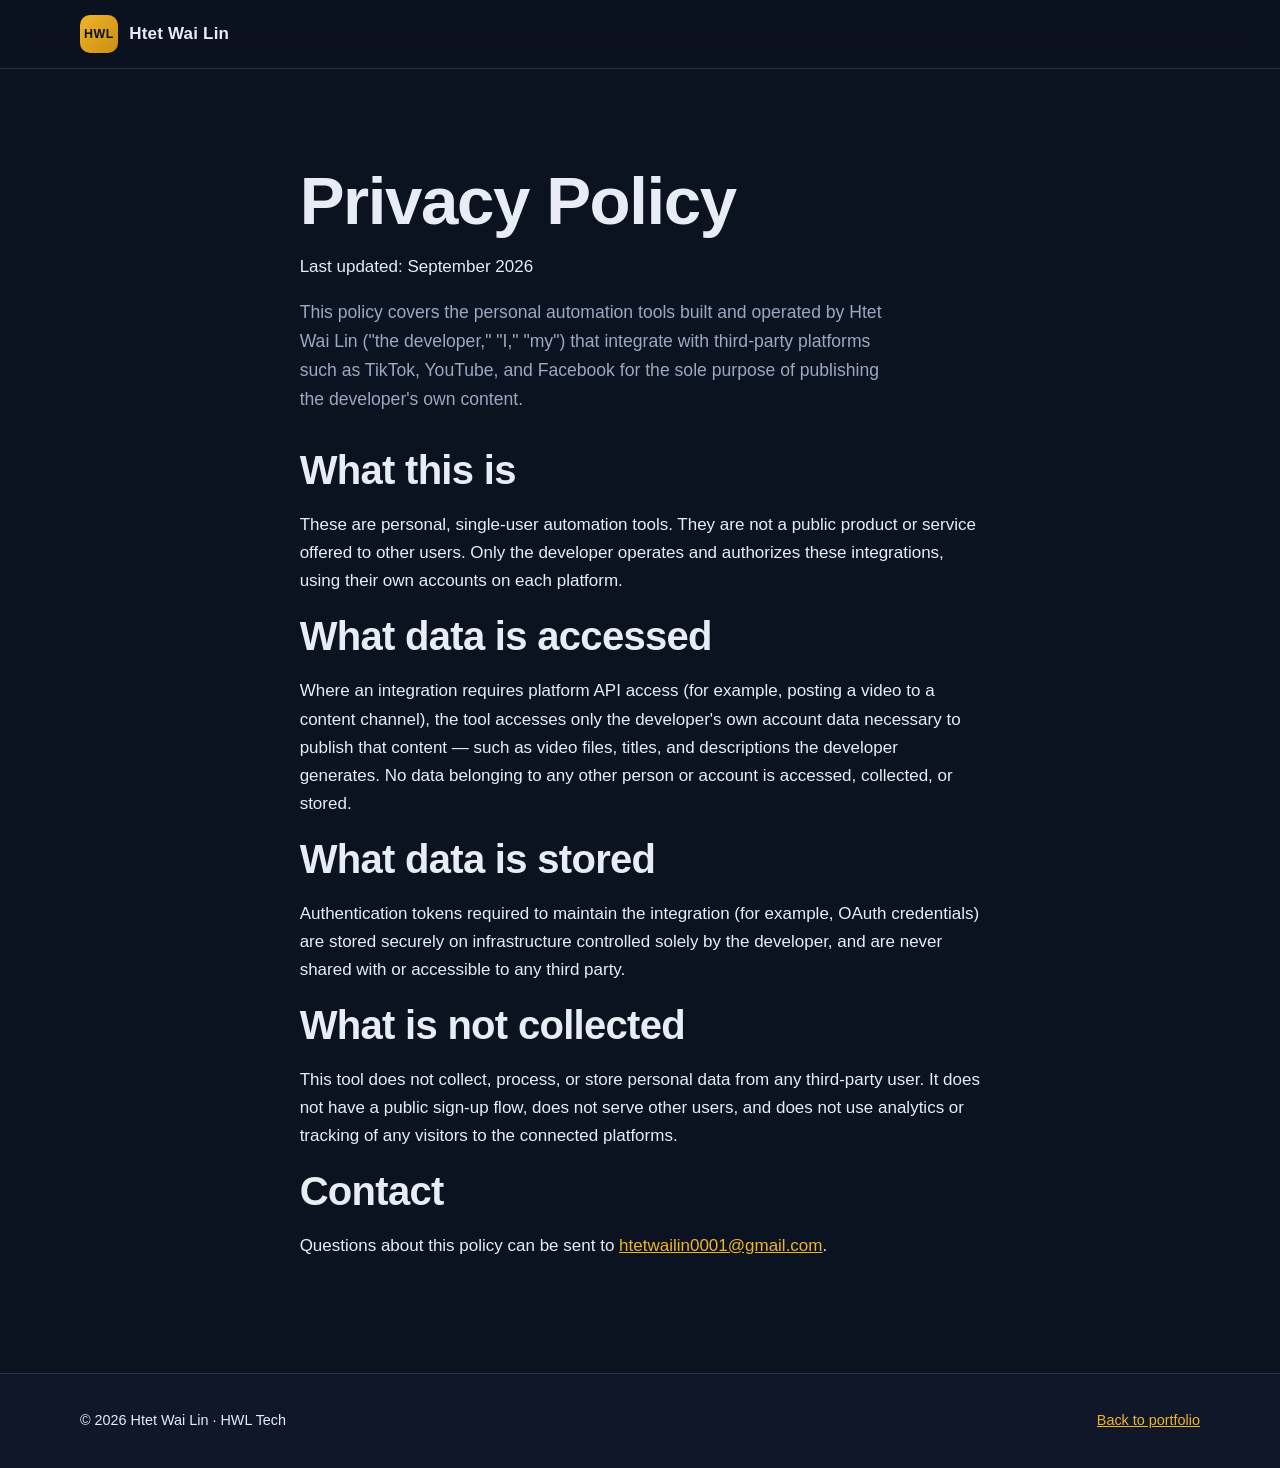
<file: privacy-policy.html>
<!DOCTYPE html>
<html lang="en">
<head>
<meta charset="utf-8">
<meta name="viewport" content="width=device-width, initial-scale=1">
<title>Privacy Policy — Htet Wai Lin</title>
<meta name="robots" content="noindex">
<link rel="stylesheet" href="style.css">
<link rel="icon" href="data:image/svg+xml,<svg xmlns='http://www.w3.org/2000/svg' viewBox='0 0 100 100'><rect width='100' height='100' rx='22' fill='%230b1220'/><text y='69' x='50' text-anchor='middle' font-family='Segoe UI,sans-serif' font-size='46' font-weight='700' fill='%23f0b429'>H</text></svg>">
</head>
<body>

<header class="nav" id="nav">
  <div class="wrap nav-inner">
    <a class="brand" href="index.html">
      <span class="brand-mark">HWL</span>
      <span class="brand-text">Htet Wai Lin</span>
    </a>
  </div>
</header>

<main id="main">
<section class="section">
  <div class="wrap" style="max-width: 72ch;">
    <h1>Privacy Policy</h1>
    <p class="muted">Last updated: September 2026</p>

    <p class="lede">
      This policy covers the personal automation tools built and operated by
      Htet Wai Lin ("the developer," "I," "my") that integrate with third-party
      platforms such as TikTok, YouTube, and Facebook for the sole purpose of
      publishing the developer's own content.
    </p>

    <h2>What this is</h2>
    <p>
      These are personal, single-user automation tools. They are not a public
      product or service offered to other users. Only the developer operates
      and authorizes these integrations, using their own accounts on each
      platform.
    </p>

    <h2>What data is accessed</h2>
    <p>
      Where an integration requires platform API access (for example, posting
      a video to a content channel), the tool accesses only the developer's
      own account data necessary to publish that content — such as video
      files, titles, and descriptions the developer generates. No data
      belonging to any other person or account is accessed, collected, or
      stored.
    </p>

    <h2>What data is stored</h2>
    <p>
      Authentication tokens required to maintain the integration (for example,
      OAuth credentials) are stored securely on infrastructure controlled
      solely by the developer, and are never shared with or accessible to any
      third party.
    </p>

    <h2>What is not collected</h2>
    <p>
      This tool does not collect, process, or store personal data from any
      third-party user. It does not have a public sign-up flow, does not serve
      other users, and does not use analytics or tracking of any visitors to
      the connected platforms.
    </p>

    <h2>Contact</h2>
    <p>
      Questions about this policy can be sent to
      <a href="mailto:htetwailin0001@gmail.com">htetwailin0001@gmail.com</a>.
    </p>
  </div>
</section>
</main>

<footer class="footer">
  <div class="wrap footer-inner">
    <p>© <span id="year">2026</span> Htet Wai Lin · HWL Tech</p>
    <p class="muted"><a href="index.html">Back to portfolio</a></p>
  </div>
</footer>

<script src="script.js"></script>
</body>
</html>
</file>
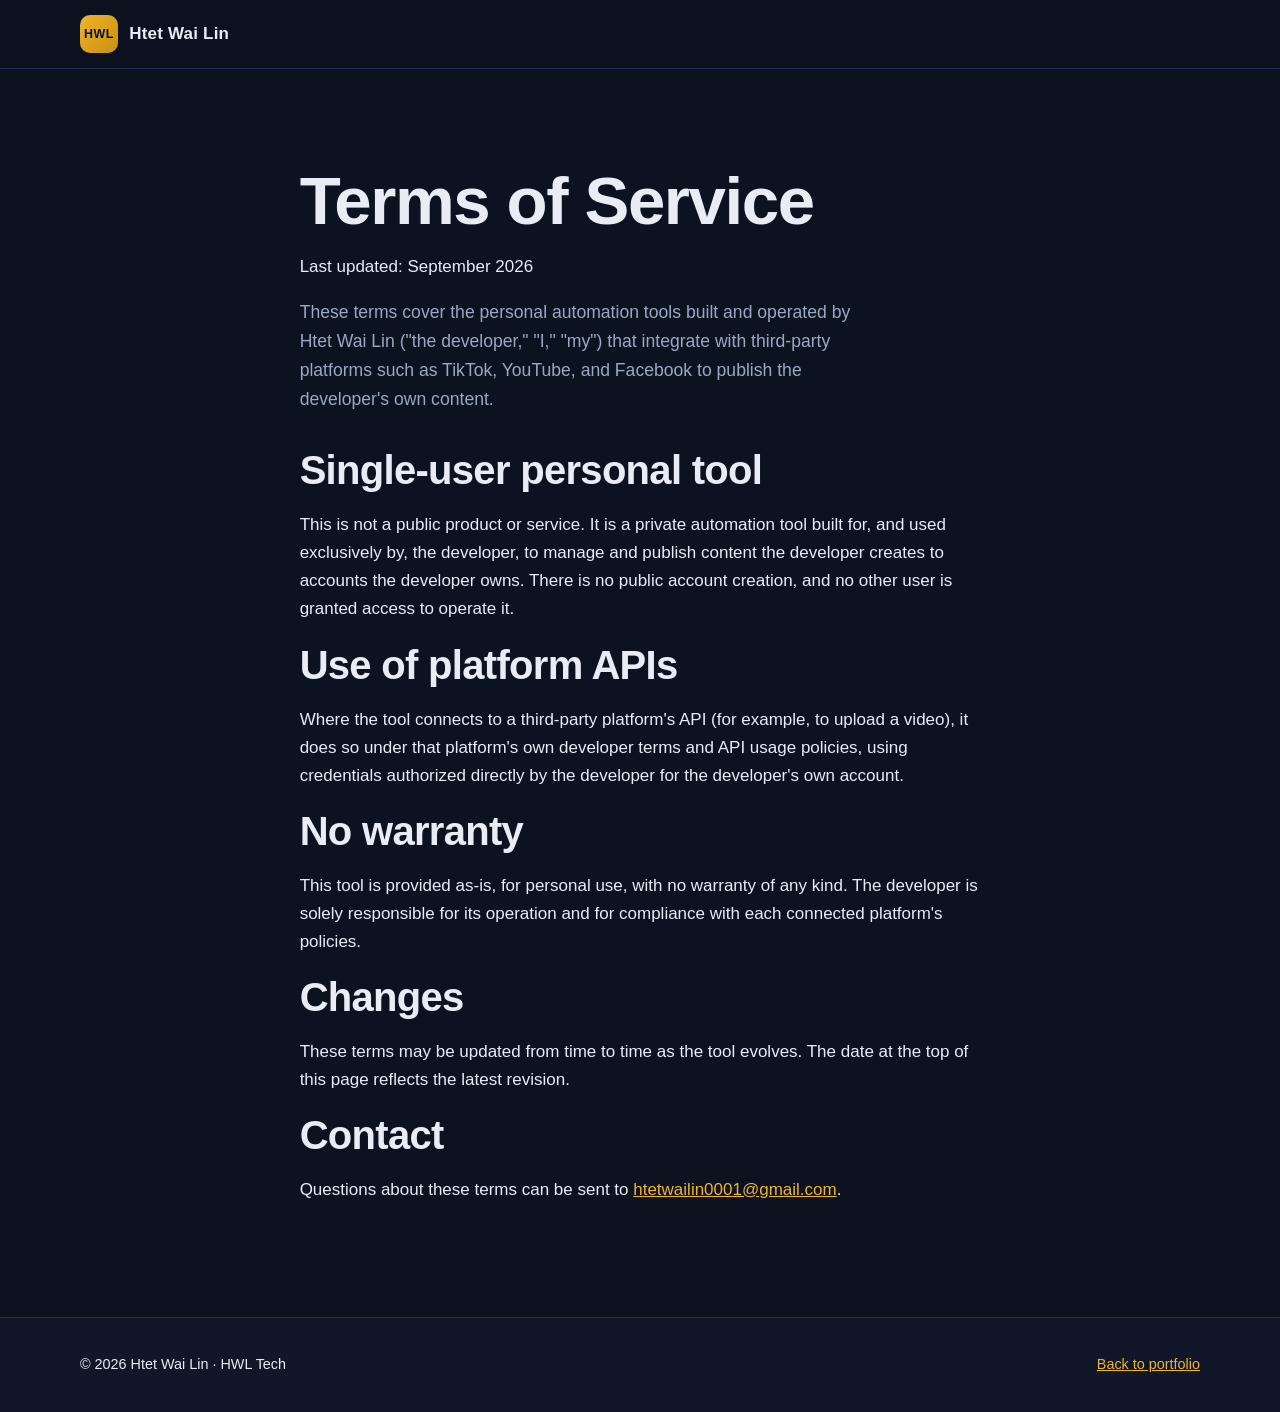
<file: terms-of-service.html>
<!DOCTYPE html>
<html lang="en">
<head>
<meta charset="utf-8">
<meta name="viewport" content="width=device-width, initial-scale=1">
<title>Terms of Service — Htet Wai Lin</title>
<meta name="robots" content="noindex">
<link rel="stylesheet" href="style.css">
<link rel="icon" href="data:image/svg+xml,<svg xmlns='http://www.w3.org/2000/svg' viewBox='0 0 100 100'><rect width='100' height='100' rx='22' fill='%230b1220'/><text y='69' x='50' text-anchor='middle' font-family='Segoe UI,sans-serif' font-size='46' font-weight='700' fill='%23f0b429'>H</text></svg>">
</head>
<body>

<header class="nav" id="nav">
  <div class="wrap nav-inner">
    <a class="brand" href="index.html">
      <span class="brand-mark">HWL</span>
      <span class="brand-text">Htet Wai Lin</span>
    </a>
  </div>
</header>

<main id="main">
<section class="section">
  <div class="wrap" style="max-width: 72ch;">
    <h1>Terms of Service</h1>
    <p class="muted">Last updated: September 2026</p>

    <p class="lede">
      These terms cover the personal automation tools built and operated by
      Htet Wai Lin ("the developer," "I," "my") that integrate with
      third-party platforms such as TikTok, YouTube, and Facebook to publish
      the developer's own content.
    </p>

    <h2>Single-user personal tool</h2>
    <p>
      This is not a public product or service. It is a private automation
      tool built for, and used exclusively by, the developer, to manage and
      publish content the developer creates to accounts the developer owns.
      There is no public account creation, and no other user is granted
      access to operate it.
    </p>

    <h2>Use of platform APIs</h2>
    <p>
      Where the tool connects to a third-party platform's API (for example,
      to upload a video), it does so under that platform's own developer
      terms and API usage policies, using credentials authorized directly by
      the developer for the developer's own account.
    </p>

    <h2>No warranty</h2>
    <p>
      This tool is provided as-is, for personal use, with no warranty of any
      kind. The developer is solely responsible for its operation and for
      compliance with each connected platform's policies.
    </p>

    <h2>Changes</h2>
    <p>
      These terms may be updated from time to time as the tool evolves. The
      date at the top of this page reflects the latest revision.
    </p>

    <h2>Contact</h2>
    <p>
      Questions about these terms can be sent to
      <a href="mailto:htetwailin0001@gmail.com">htetwailin0001@gmail.com</a>.
    </p>
  </div>
</section>
</main>

<footer class="footer">
  <div class="wrap footer-inner">
    <p>© <span id="year">2026</span> Htet Wai Lin · HWL Tech</p>
    <p class="muted"><a href="index.html">Back to portfolio</a></p>
  </div>
</footer>

<script src="script.js"></script>
</body>
</html>
</file>
<file: style.css>
/* ============================================================================
   Htet Wai Lin — portfolio
   One stylesheet, no framework, no web fonts. Everything is a system font so
   the page paints on the first request even on a slow connection.
   ========================================================================= */

:root {
  --bg:        #0b1220;
  --bg-alt:    #0f1729;
  --surface:   #141d31;
  --surface-2: #1b263f;
  --line:      #24314e;
  --text:      #e8ecf5;
  --muted:     #9aa8c2;
  --accent:    #f0b429;
  --accent-dk: #c98f10;
  --ok:        #34d399;

  --radius: 14px;
  --wrap: 1120px;
  --shadow: 0 18px 40px rgba(0, 0, 0, .35);

  --font: "Segoe UI", -apple-system, BlinkMacSystemFont, Roboto, "Helvetica Neue", Arial, sans-serif;
}

* { box-sizing: border-box; }

html { scroll-behavior: smooth; scroll-padding-top: 84px; }

body {
  margin: 0;
  font-family: var(--font);
  font-size: 17px;
  line-height: 1.65;
  color: var(--text);
  background: var(--bg);
  -webkit-font-smoothing: antialiased;
}

img { max-width: 100%; height: auto; }

a { color: var(--accent); }

.wrap { width: min(100% - 2.5rem, var(--wrap)); margin-inline: auto; }

.center { text-align: center; margin-top: 2.5rem; }

.skip {
  position: absolute; left: -9999px;
  background: var(--accent); color: #101010; padding: .7rem 1.2rem; border-radius: 0 0 8px 0;
  font-weight: 600; z-index: 200;
}
.skip:focus { left: 0; top: 0; }

/* ─────────────────────────── nav ─────────────────────────── */

.nav {
  position: sticky; top: 0; z-index: 100;
  background: rgba(11, 18, 32, .82);
  backdrop-filter: blur(12px);
  border-bottom: 1px solid var(--line);
}

.nav-inner { display: flex; align-items: center; justify-content: space-between; height: 68px; }

.brand { display: flex; align-items: center; gap: .7rem; text-decoration: none; color: var(--text); }

.brand-mark {
  display: grid; place-items: center;
  width: 38px; height: 38px; border-radius: 10px;
  background: linear-gradient(135deg, var(--accent), var(--accent-dk));
  color: #0b1220; font-weight: 800; font-size: .78rem; letter-spacing: .5px;
}

.brand-text { font-weight: 650; letter-spacing: .2px; }

.nav-links { display: flex; align-items: center; gap: .35rem; }

.nav-links a {
  color: var(--muted); text-decoration: none;
  padding: .5rem .85rem; border-radius: 8px;
  font-size: .95rem; font-weight: 550;
  transition: color .15s, background .15s;
}
.nav-links a:hover { color: var(--text); background: var(--surface); }
.nav-links a.active { color: var(--accent); }

.nav-links .nav-cta {
  background: var(--accent); color: #0b1220; font-weight: 650; margin-left: .4rem;
}
.nav-links .nav-cta:hover { background: #ffc53d; color: #0b1220; }

.nav-toggle {
  display: none;
  flex-direction: column; gap: 5px; justify-content: center;
  width: 44px; height: 44px; padding: 0;
  background: none; border: 1px solid var(--line); border-radius: 10px; cursor: pointer;
}
.nav-toggle span { display: block; height: 2px; width: 20px; margin-inline: auto; background: var(--text); transition: .2s; }
.nav-toggle[aria-expanded="true"] span:nth-child(1) { transform: translateY(7px) rotate(45deg); }
.nav-toggle[aria-expanded="true"] span:nth-child(2) { opacity: 0; }
.nav-toggle[aria-expanded="true"] span:nth-child(3) { transform: translateY(-7px) rotate(-45deg); }

/* ─────────────────────────── hero ─────────────────────────── */

.hero {
  padding: clamp(3.5rem, 9vw, 7rem) 0 clamp(3rem, 7vw, 5.5rem);
  background:
    radial-gradient(900px 420px at 12% -8%, rgba(240, 180, 41, .13), transparent 62%),
    radial-gradient(700px 380px at 92% 8%, rgba(59, 130, 246, .10), transparent 60%);
}

.hero-inner { display: grid; grid-template-columns: 1.45fr 1fr; gap: clamp(2rem, 5vw, 4rem); align-items: center; }

.badge {
  display: inline-flex; align-items: center; gap: .55rem;
  margin: 0 0 1.4rem;
  padding: .4rem .9rem;
  background: rgba(52, 211, 153, .10);
  border: 1px solid rgba(52, 211, 153, .3);
  border-radius: 999px;
  font-size: .86rem; font-weight: 600; color: var(--ok);
}
.badge .dot { width: 7px; height: 7px; border-radius: 50%; background: var(--ok); }

h1 {
  margin: 0;
  font-size: clamp(2.6rem, 6.2vw, 4.2rem);
  line-height: 1.06; letter-spacing: -1.4px; font-weight: 750;
}

.role {
  margin: .5rem 0 1.3rem;
  font-size: clamp(1.05rem, 2.4vw, 1.32rem);
  font-weight: 600; letter-spacing: 2.5px; text-transform: uppercase;
  color: var(--accent);
}

.lede { margin: 0 0 2rem; font-size: 1.1rem; color: var(--muted); max-width: 60ch; }
.lede strong { color: var(--text); font-weight: 620; }

.hero-actions { display: flex; flex-wrap: wrap; gap: .8rem; margin-bottom: 2.6rem; }

.hero-facts {
  display: flex; flex-wrap: wrap; gap: 2.4rem;
  margin: 0; padding: 1.6rem 0 0; list-style: none;
  border-top: 1px solid var(--line);
}
.hero-facts li { display: flex; flex-direction: column; }
.hero-facts strong { font-size: 1.9rem; font-weight: 750; color: var(--accent); line-height: 1.15; }
.hero-facts span { font-size: .87rem; color: var(--muted); }

.hero-card {
  background: var(--surface);
  border: 1px solid var(--line);
  border-radius: var(--radius);
  padding: 2rem 1.7rem;
  box-shadow: var(--shadow);
}

/* Square source image, cropped to a circle. object-fit guards against a
   replacement photo with a different ratio — it fills the circle and trims the
   overflow rather than stretching the face. The gradient shows while the file
   loads. */
.avatar {
  display: block;
  width: 200px; height: 200px; margin: 0 auto 1.6rem;
  border-radius: 50%;
  object-fit: cover; object-position: center;
  background: linear-gradient(135deg, var(--accent), var(--accent-dk));
  border: 2px solid var(--line);
}

.facts { margin: 0; }
.facts > div { padding: .8rem 0; border-bottom: 1px solid var(--line); }
.facts > div:last-child { border-bottom: 0; padding-bottom: 0; }
.facts dt { font-size: .76rem; text-transform: uppercase; letter-spacing: 1.1px; color: var(--muted); }
.facts dd { margin: .2rem 0 0; font-size: .96rem; font-weight: 550; }

/* ─────────────────────────── buttons ─────────────────────── */

.btn {
  display: inline-block;
  padding: .82rem 1.5rem;
  border-radius: 10px;
  font-weight: 640; font-size: .98rem;
  text-decoration: none;
  border: 1px solid transparent;
  transition: transform .12s, background .15s, border-color .15s;
}
.btn:hover { transform: translateY(-2px); }
.btn:active { transform: translateY(0); }

.btn-primary { background: var(--accent); color: #0b1220; }
.btn-primary:hover { background: #ffc53d; }

.btn-ghost { background: transparent; color: var(--text); border-color: var(--line); }
.btn-ghost:hover { border-color: var(--accent); color: var(--accent); }

.btn-lg { padding: 1rem 2rem; font-size: 1.02rem; margin: .3rem; }

/* ─────────────────────────── sections ────────────────────── */

.section { padding: clamp(3.5rem, 8vw, 6rem) 0; }
.section-alt { background: var(--bg-alt); border-block: 1px solid var(--line); }

.eyebrow {
  margin: 0 0 .6rem;
  font-size: .8rem; font-weight: 700; letter-spacing: 2.2px; text-transform: uppercase;
  color: var(--accent);
}

h2 {
  margin: 0 0 1rem;
  font-size: clamp(1.75rem, 4vw, 2.5rem);
  letter-spacing: -.7px; font-weight: 700; line-height: 1.2;
}

.section-lede { margin: 0 0 3rem; font-size: 1.06rem; color: var(--muted); max-width: 68ch; }

h3 { margin: 0 0 .4rem; font-size: 1.24rem; font-weight: 660; letter-spacing: -.2px; }

/* ─────────────────────────── cards ───────────────────────── */

.card {
  background: var(--surface);
  border: 1px solid var(--line);
  border-radius: var(--radius);
  padding: 1.9rem;
  transition: border-color .18s, transform .18s;
}
.card:hover { border-color: #33456d; transform: translateY(-3px); }

.cards { display: grid; grid-template-columns: repeat(auto-fit, minmax(340px, 1fr)); gap: 1.5rem; }

.product-icon {
  display: grid; place-items: center;
  width: 52px; height: 52px; margin-bottom: 1.1rem;
  border-radius: 12px; background: var(--surface-2); font-size: 1.5rem;
}

.product-for {
  margin: 0 0 1.3rem;
  font-size: .82rem; font-weight: 650; letter-spacing: 1.4px; text-transform: uppercase;
  color: var(--accent);
}

.ticks { margin: 0; padding: 0; list-style: none; }
.ticks li {
  position: relative;
  padding: .42rem 0 .42rem 1.75rem;
  font-size: .97rem; color: var(--muted);
}
.ticks li::before {
  content: "✓";
  position: absolute; left: 0; top: .42rem;
  color: var(--ok); font-weight: 700;
}

.proof {
  margin: 1.5rem 0 0; padding-top: 1.2rem;
  border-top: 1px solid var(--line);
  font-size: .93rem; color: var(--muted);
}
.proof strong { color: var(--text); }

.strip {
  display: grid; grid-template-columns: repeat(auto-fit, minmax(230px, 1fr)); gap: 1.6rem;
  margin-top: 2.5rem; padding: 2rem;
  background: var(--surface-2); border: 1px solid var(--line); border-radius: var(--radius);
}
.strip h4 { margin: 0 0 .35rem; font-size: 1.02rem; font-weight: 650; color: var(--accent); }
.strip p  { margin: 0; font-size: .93rem; color: var(--muted); }

/* ─────────────────────────── timeline ────────────────────── */

.timeline { margin: 0; padding: 0 0 0 1.9rem; list-style: none; border-left: 2px solid var(--line); }

.timeline > li { position: relative; padding: 0 0 2.6rem 1.3rem; }
.timeline > li:last-child { padding-bottom: 0; }

.timeline > li::before {
  content: "";
  position: absolute; left: calc(-1.9rem - 7px); top: .55rem;
  width: 12px; height: 12px; border-radius: 50%;
  background: var(--accent); box-shadow: 0 0 0 4px var(--bg);
}

.tl-head { margin-bottom: .8rem; }
.tl-meta { margin: 0; font-size: .95rem; color: var(--accent); font-weight: 550; }
.tl-date { margin: .15rem 0 0; font-size: .87rem; color: var(--muted); }

.timeline ul { margin: 0; padding-left: 1.15rem; }
.timeline ul li { margin: .35rem 0; font-size: .97rem; color: var(--muted); }

/* ─────────────────────────── skills ──────────────────────── */

.skills { display: grid; grid-template-columns: repeat(auto-fit, minmax(300px, 1fr)); gap: 2.2rem; }
.skill-group h3 { margin-bottom: 1rem; font-size: 1.05rem; color: var(--accent); }

.chips { display: flex; flex-wrap: wrap; gap: .55rem; margin: 0; padding: 0; list-style: none; }
.chips li {
  padding: .48rem .95rem;
  background: var(--surface); border: 1px solid var(--line); border-radius: 999px;
  font-size: .88rem; color: var(--text);
}

/* ─────────────────────────── projects ────────────────────── */

/* Featured project — the one a visitor can go and use right now, so it gets the
   accent border and the full width rather than a slot in the grid. */
.featured {
  position: relative;
  margin-bottom: 1.35rem;
  padding: 2.2rem;
  border-color: rgba(240, 180, 41, .38);
  background:
    linear-gradient(135deg, rgba(240, 180, 41, .07), transparent 55%),
    var(--surface);
}
.featured:hover { border-color: var(--accent); }

.featured-tag {
  display: inline-block;
  margin-bottom: 1.1rem;
  padding: .32rem .85rem;
  background: rgba(52, 211, 153, .12);
  border: 1px solid rgba(52, 211, 153, .35);
  border-radius: 999px;
  font-size: .76rem; font-weight: 700; letter-spacing: 1.1px; text-transform: uppercase;
  color: var(--ok);
}

.featured-body { display: grid; grid-template-columns: 1.7fr 1fr; gap: 2.2rem; align-items: start; }

.featured h3 { font-size: 1.55rem; }
.featured-lede { margin: 0 0 1.1rem; color: var(--muted); font-size: 1.02rem; }
.featured ul { margin: 0; padding-left: 1.15rem; }
.featured ul li { margin: .35rem 0; font-size: .96rem; color: var(--muted); }

.featured-note {
  margin: 1.2rem 0 0;
  font-size: .86rem; font-style: italic; color: var(--muted); opacity: .8;
}

.featured-links { display: grid; gap: .7rem; }

.store-btn {
  display: flex; align-items: center; gap: .85rem;
  padding: .8rem 1.1rem;
  background: var(--surface-2); border: 1px solid var(--line); border-radius: 11px;
  text-decoration: none; color: var(--text);
  transition: border-color .18s, transform .18s, background .18s;
}
.store-btn:hover { border-color: var(--accent); background: #22304e; transform: translateY(-2px); }

.store-ic {
  display: grid; place-items: center;
  width: 34px; height: 34px; flex: 0 0 34px;
  border-radius: 9px; background: rgba(240, 180, 41, .12);
  font-size: 1.05rem; color: var(--accent);
}
.store-btn small { display: block; font-size: .72rem; color: var(--muted); line-height: 1.3; }
.store-btn strong { display: block; font-size: .98rem; font-weight: 650; line-height: 1.3; }

.projects { display: grid; grid-template-columns: repeat(auto-fill, minmax(320px, 1fr)); gap: 1.35rem; }

.proj .tech {
  margin: 0 0 .9rem;
  font-size: .82rem; font-weight: 600; letter-spacing: .5px;
  color: var(--accent);
}
.proj ul { margin: 0; padding-left: 1.15rem; }
.proj ul li { margin: .3rem 0; font-size: .94rem; color: var(--muted); }

/* ─────────────────────────── contact ─────────────────────── */

.contact-grid { display: grid; grid-template-columns: repeat(auto-fit, minmax(250px, 1fr)); gap: 1.2rem; }

.contact-card {
  display: grid; gap: .25rem;
  padding: 1.6rem;
  background: var(--surface); border: 1px solid var(--line); border-radius: var(--radius);
  text-decoration: none; color: var(--text);
  transition: border-color .18s, transform .18s;
}
.contact-card:hover { border-color: var(--accent); transform: translateY(-3px); }

.contact-card .ci {
  display: grid; place-items: center;
  width: 42px; height: 42px; margin-bottom: .7rem;
  border-radius: 10px; background: var(--surface-2);
  font-size: 1.05rem; font-weight: 700; color: var(--accent);
}
.contact-card .cl { font-size: .78rem; text-transform: uppercase; letter-spacing: 1.1px; color: var(--muted); }
.contact-card .cv { font-size: .98rem; font-weight: 550; word-break: break-word; }

/* ─────────────────────────── footer ──────────────────────── */

.footer { padding: 2.2rem 0; border-top: 1px solid var(--line); background: var(--bg-alt); }
.footer-inner { display: flex; flex-wrap: wrap; gap: .6rem; justify-content: space-between; align-items: center; }
.footer p { margin: 0; font-size: .9rem; }
.footer .muted { color: var(--muted); }

/* ─────────────────────────── responsive ──────────────────── */

@media (max-width: 900px) {
  .featured-body { grid-template-columns: 1fr; gap: 1.6rem; }
  .featured { padding: 1.6rem; }

  .hero-inner { grid-template-columns: 1fr; }
  .hero-card { order: -1; max-width: 420px; }

  .nav-toggle { display: flex; }

  .nav-links {
    position: absolute; inset: 68px 0 auto 0;
    display: none; flex-direction: column; align-items: stretch; gap: 0;
    padding: .6rem 1.25rem 1.1rem;
    background: var(--bg); border-bottom: 1px solid var(--line);
  }
  .nav-links.open { display: flex; }
  .nav-links a { padding: .85rem .6rem; }
  .nav-links .nav-cta { margin: .5rem 0 0; text-align: center; }
}

@media (max-width: 560px) {
  body { font-size: 16px; }
  .hero-facts { gap: 1.5rem; }
  .hero-facts strong { font-size: 1.55rem; }
  .card, .strip { padding: 1.4rem; }
  .btn, .btn-lg { display: block; text-align: center; }
  .hero-actions { flex-direction: column; }
  .hero-actions .btn { width: 100%; }
}

/* Users who ask for less motion get none of it. */
@media (prefers-reduced-motion: reduce) {
  html { scroll-behavior: auto; }
  * { transition: none !important; }
  .btn:hover, .card:hover, .contact-card:hover { transform: none; }
}

/* ─────────────────────────── print ───────────────────────── */

@media print {
  .nav, .hero-actions, .footer, .skip, .center { display: none; }
  body { background: #fff; color: #000; font-size: 11pt; }
  .section, .hero { padding: 1rem 0; }
  .card, .hero-card, .contact-card, .strip { border: 1px solid #999; box-shadow: none; }
  .lede, .section-lede, .ticks li, .timeline ul li, .proj ul li, .facts dd { color: #222; }
  h1, h2, h3, .eyebrow, .role, .tl-meta, .proj .tech, .strip h4 { color: #000; }
  a { color: #000; text-decoration: underline; }
}
</file>
<file: public/style.css>
/* ============================================================================
   Htet Wai Lin — portfolio
   One stylesheet, no framework, no web fonts. Everything is a system font so
   the page paints on the first request even on a slow connection.
   ========================================================================= */

:root {
  --bg:        #0b1220;
  --bg-alt:    #0f1729;
  --surface:   #141d31;
  --surface-2: #1b263f;
  --line:      #24314e;
  --text:      #e8ecf5;
  --muted:     #9aa8c2;
  --accent:    #f0b429;
  --accent-dk: #c98f10;
  --ok:        #34d399;

  --radius: 14px;
  --wrap: 1120px;
  --shadow: 0 18px 40px rgba(0, 0, 0, .35);

  --font: "Segoe UI", -apple-system, BlinkMacSystemFont, Roboto, "Helvetica Neue", Arial, sans-serif;
}

* { box-sizing: border-box; }

html { scroll-behavior: smooth; scroll-padding-top: 84px; }

body {
  margin: 0;
  font-family: var(--font);
  font-size: 17px;
  line-height: 1.65;
  color: var(--text);
  background: var(--bg);
  -webkit-font-smoothing: antialiased;
}

img { max-width: 100%; height: auto; }

a { color: var(--accent); }

.wrap { width: min(100% - 2.5rem, var(--wrap)); margin-inline: auto; }

.center { text-align: center; margin-top: 2.5rem; }

.skip {
  position: absolute; left: -9999px;
  background: var(--accent); color: #101010; padding: .7rem 1.2rem; border-radius: 0 0 8px 0;
  font-weight: 600; z-index: 200;
}
.skip:focus { left: 0; top: 0; }

/* ─────────────────────────── nav ─────────────────────────── */

.nav {
  position: sticky; top: 0; z-index: 100;
  background: rgba(11, 18, 32, .82);
  backdrop-filter: blur(12px);
  border-bottom: 1px solid var(--line);
}

.nav-inner { display: flex; align-items: center; justify-content: space-between; height: 68px; }

.brand { display: flex; align-items: center; gap: .7rem; text-decoration: none; color: var(--text); }

.brand-mark {
  display: grid; place-items: center;
  width: 38px; height: 38px; border-radius: 10px;
  background: linear-gradient(135deg, var(--accent), var(--accent-dk));
  color: #0b1220; font-weight: 800; font-size: .78rem; letter-spacing: .5px;
}

.brand-text { font-weight: 650; letter-spacing: .2px; }

.nav-links { display: flex; align-items: center; gap: .35rem; }

.nav-links a {
  color: var(--muted); text-decoration: none;
  padding: .5rem .85rem; border-radius: 8px;
  font-size: .95rem; font-weight: 550;
  transition: color .15s, background .15s;
}
.nav-links a:hover { color: var(--text); background: var(--surface); }
.nav-links a.active { color: var(--accent); }

.nav-links .nav-cta {
  background: var(--accent); color: #0b1220; font-weight: 650; margin-left: .4rem;
}
.nav-links .nav-cta:hover { background: #ffc53d; color: #0b1220; }

.nav-toggle {
  display: none;
  flex-direction: column; gap: 5px; justify-content: center;
  width: 44px; height: 44px; padding: 0;
  background: none; border: 1px solid var(--line); border-radius: 10px; cursor: pointer;
}
.nav-toggle span { display: block; height: 2px; width: 20px; margin-inline: auto; background: var(--text); transition: .2s; }
.nav-toggle[aria-expanded="true"] span:nth-child(1) { transform: translateY(7px) rotate(45deg); }
.nav-toggle[aria-expanded="true"] span:nth-child(2) { opacity: 0; }
.nav-toggle[aria-expanded="true"] span:nth-child(3) { transform: translateY(-7px) rotate(-45deg); }

/* ─────────────────────────── hero ─────────────────────────── */

.hero {
  padding: clamp(3.5rem, 9vw, 7rem) 0 clamp(3rem, 7vw, 5.5rem);
  background:
    radial-gradient(900px 420px at 12% -8%, rgba(240, 180, 41, .13), transparent 62%),
    radial-gradient(700px 380px at 92% 8%, rgba(59, 130, 246, .10), transparent 60%);
}

.hero-inner { display: grid; grid-template-columns: 1.45fr 1fr; gap: clamp(2rem, 5vw, 4rem); align-items: center; }

.badge {
  display: inline-flex; align-items: center; gap: .55rem;
  margin: 0 0 1.4rem;
  padding: .4rem .9rem;
  background: rgba(52, 211, 153, .10);
  border: 1px solid rgba(52, 211, 153, .3);
  border-radius: 999px;
  font-size: .86rem; font-weight: 600; color: var(--ok);
}
.badge .dot { width: 7px; height: 7px; border-radius: 50%; background: var(--ok); }

h1 {
  margin: 0;
  font-size: clamp(2.6rem, 6.2vw, 4.2rem);
  line-height: 1.06; letter-spacing: -1.4px; font-weight: 750;
}

.role {
  margin: .5rem 0 1.3rem;
  font-size: clamp(1.05rem, 2.4vw, 1.32rem);
  font-weight: 600; letter-spacing: 2.5px; text-transform: uppercase;
  color: var(--accent);
}

.lede { margin: 0 0 2rem; font-size: 1.1rem; color: var(--muted); max-width: 60ch; }
.lede strong { color: var(--text); font-weight: 620; }

.hero-actions { display: flex; flex-wrap: wrap; gap: .8rem; margin-bottom: 2.6rem; }

.hero-facts {
  display: flex; flex-wrap: wrap; gap: 2.4rem;
  margin: 0; padding: 1.6rem 0 0; list-style: none;
  border-top: 1px solid var(--line);
}
.hero-facts li { display: flex; flex-direction: column; }
.hero-facts strong { font-size: 1.9rem; font-weight: 750; color: var(--accent); line-height: 1.15; }
.hero-facts span { font-size: .87rem; color: var(--muted); }

.hero-card {
  background: var(--surface);
  border: 1px solid var(--line);
  border-radius: var(--radius);
  padding: 2rem 1.7rem;
  box-shadow: var(--shadow);
}

.avatar {
  display: grid; place-items: center;
  width: 92px; height: 92px; margin: 0 auto 1.6rem;
  border-radius: 50%;
  background: linear-gradient(135deg, var(--accent), var(--accent-dk));
  color: #0b1220; font-size: 1.5rem; font-weight: 800; letter-spacing: 1px;
}

.facts { margin: 0; }
.facts > div { padding: .8rem 0; border-bottom: 1px solid var(--line); }
.facts > div:last-child { border-bottom: 0; padding-bottom: 0; }
.facts dt { font-size: .76rem; text-transform: uppercase; letter-spacing: 1.1px; color: var(--muted); }
.facts dd { margin: .2rem 0 0; font-size: .96rem; font-weight: 550; }

/* ─────────────────────────── buttons ─────────────────────── */

.btn {
  display: inline-block;
  padding: .82rem 1.5rem;
  border-radius: 10px;
  font-weight: 640; font-size: .98rem;
  text-decoration: none;
  border: 1px solid transparent;
  transition: transform .12s, background .15s, border-color .15s;
}
.btn:hover { transform: translateY(-2px); }
.btn:active { transform: translateY(0); }

.btn-primary { background: var(--accent); color: #0b1220; }
.btn-primary:hover { background: #ffc53d; }

.btn-ghost { background: transparent; color: var(--text); border-color: var(--line); }
.btn-ghost:hover { border-color: var(--accent); color: var(--accent); }

.btn-lg { padding: 1rem 2rem; font-size: 1.02rem; margin: .3rem; }

/* ─────────────────────────── sections ────────────────────── */

.section { padding: clamp(3.5rem, 8vw, 6rem) 0; }
.section-alt { background: var(--bg-alt); border-block: 1px solid var(--line); }

.eyebrow {
  margin: 0 0 .6rem;
  font-size: .8rem; font-weight: 700; letter-spacing: 2.2px; text-transform: uppercase;
  color: var(--accent);
}

h2 {
  margin: 0 0 1rem;
  font-size: clamp(1.75rem, 4vw, 2.5rem);
  letter-spacing: -.7px; font-weight: 700; line-height: 1.2;
}

.section-lede { margin: 0 0 3rem; font-size: 1.06rem; color: var(--muted); max-width: 68ch; }

h3 { margin: 0 0 .4rem; font-size: 1.24rem; font-weight: 660; letter-spacing: -.2px; }

/* ─────────────────────────── cards ───────────────────────── */

.card {
  background: var(--surface);
  border: 1px solid var(--line);
  border-radius: var(--radius);
  padding: 1.9rem;
  transition: border-color .18s, transform .18s;
}
.card:hover { border-color: #33456d; transform: translateY(-3px); }

.cards { display: grid; grid-template-columns: repeat(auto-fit, minmax(340px, 1fr)); gap: 1.5rem; }

.product-icon {
  display: grid; place-items: center;
  width: 52px; height: 52px; margin-bottom: 1.1rem;
  border-radius: 12px; background: var(--surface-2); font-size: 1.5rem;
}

.product-for {
  margin: 0 0 1.3rem;
  font-size: .82rem; font-weight: 650; letter-spacing: 1.4px; text-transform: uppercase;
  color: var(--accent);
}

.ticks { margin: 0; padding: 0; list-style: none; }
.ticks li {
  position: relative;
  padding: .42rem 0 .42rem 1.75rem;
  font-size: .97rem; color: var(--muted);
}
.ticks li::before {
  content: "✓";
  position: absolute; left: 0; top: .42rem;
  color: var(--ok); font-weight: 700;
}

.proof {
  margin: 1.5rem 0 0; padding-top: 1.2rem;
  border-top: 1px solid var(--line);
  font-size: .93rem; color: var(--muted);
}
.proof strong { color: var(--text); }

.strip {
  display: grid; grid-template-columns: repeat(auto-fit, minmax(230px, 1fr)); gap: 1.6rem;
  margin-top: 2.5rem; padding: 2rem;
  background: var(--surface-2); border: 1px solid var(--line); border-radius: var(--radius);
}
.strip h4 { margin: 0 0 .35rem; font-size: 1.02rem; font-weight: 650; color: var(--accent); }
.strip p  { margin: 0; font-size: .93rem; color: var(--muted); }

/* ─────────────────────────── timeline ────────────────────── */

.timeline { margin: 0; padding: 0 0 0 1.9rem; list-style: none; border-left: 2px solid var(--line); }

.timeline > li { position: relative; padding: 0 0 2.6rem 1.3rem; }
.timeline > li:last-child { padding-bottom: 0; }

.timeline > li::before {
  content: "";
  position: absolute; left: calc(-1.9rem - 7px); top: .55rem;
  width: 12px; height: 12px; border-radius: 50%;
  background: var(--accent); box-shadow: 0 0 0 4px var(--bg);
}

.tl-head { margin-bottom: .8rem; }
.tl-meta { margin: 0; font-size: .95rem; color: var(--accent); font-weight: 550; }
.tl-date { margin: .15rem 0 0; font-size: .87rem; color: var(--muted); }

.timeline ul { margin: 0; padding-left: 1.15rem; }
.timeline ul li { margin: .35rem 0; font-size: .97rem; color: var(--muted); }

/* ─────────────────────────── skills ──────────────────────── */

.skills { display: grid; grid-template-columns: repeat(auto-fit, minmax(300px, 1fr)); gap: 2.2rem; }
.skill-group h3 { margin-bottom: 1rem; font-size: 1.05rem; color: var(--accent); }

.chips { display: flex; flex-wrap: wrap; gap: .55rem; margin: 0; padding: 0; list-style: none; }
.chips li {
  padding: .48rem .95rem;
  background: var(--surface); border: 1px solid var(--line); border-radius: 999px;
  font-size: .88rem; color: var(--text);
}

/* ─────────────────────────── projects ────────────────────── */

/* Featured project — the one a visitor can go and use right now, so it gets the
   accent border and the full width rather than a slot in the grid. */
.featured {
  position: relative;
  margin-bottom: 1.35rem;
  padding: 2.2rem;
  border-color: rgba(240, 180, 41, .38);
  background:
    linear-gradient(135deg, rgba(240, 180, 41, .07), transparent 55%),
    var(--surface);
}
.featured:hover { border-color: var(--accent); }

.featured-tag {
  display: inline-block;
  margin-bottom: 1.1rem;
  padding: .32rem .85rem;
  background: rgba(52, 211, 153, .12);
  border: 1px solid rgba(52, 211, 153, .35);
  border-radius: 999px;
  font-size: .76rem; font-weight: 700; letter-spacing: 1.1px; text-transform: uppercase;
  color: var(--ok);
}

.featured-body { display: grid; grid-template-columns: 1.7fr 1fr; gap: 2.2rem; align-items: start; }

.featured h3 { font-size: 1.55rem; }
.featured-lede { margin: 0 0 1.1rem; color: var(--muted); font-size: 1.02rem; }
.featured ul { margin: 0; padding-left: 1.15rem; }
.featured ul li { margin: .35rem 0; font-size: .96rem; color: var(--muted); }

.featured-note {
  margin: 1.2rem 0 0;
  font-size: .86rem; font-style: italic; color: var(--muted); opacity: .8;
}

.featured-links { display: grid; gap: .7rem; }

.store-btn {
  display: flex; align-items: center; gap: .85rem;
  padding: .8rem 1.1rem;
  background: var(--surface-2); border: 1px solid var(--line); border-radius: 11px;
  text-decoration: none; color: var(--text);
  transition: border-color .18s, transform .18s, background .18s;
}
.store-btn:hover { border-color: var(--accent); background: #22304e; transform: translateY(-2px); }

.store-ic {
  display: grid; place-items: center;
  width: 34px; height: 34px; flex: 0 0 34px;
  border-radius: 9px; background: rgba(240, 180, 41, .12);
  font-size: 1.05rem; color: var(--accent);
}
.store-btn small { display: block; font-size: .72rem; color: var(--muted); line-height: 1.3; }
.store-btn strong { display: block; font-size: .98rem; font-weight: 650; line-height: 1.3; }

.projects { display: grid; grid-template-columns: repeat(auto-fill, minmax(320px, 1fr)); gap: 1.35rem; }

.proj .tech {
  margin: 0 0 .9rem;
  font-size: .82rem; font-weight: 600; letter-spacing: .5px;
  color: var(--accent);
}
.proj ul { margin: 0; padding-left: 1.15rem; }
.proj ul li { margin: .3rem 0; font-size: .94rem; color: var(--muted); }

/* ─────────────────────────── contact ─────────────────────── */

.contact-grid { display: grid; grid-template-columns: repeat(auto-fit, minmax(250px, 1fr)); gap: 1.2rem; }

.contact-card {
  display: grid; gap: .25rem;
  padding: 1.6rem;
  background: var(--surface); border: 1px solid var(--line); border-radius: var(--radius);
  text-decoration: none; color: var(--text);
  transition: border-color .18s, transform .18s;
}
.contact-card:hover { border-color: var(--accent); transform: translateY(-3px); }

.contact-card .ci {
  display: grid; place-items: center;
  width: 42px; height: 42px; margin-bottom: .7rem;
  border-radius: 10px; background: var(--surface-2);
  font-size: 1.05rem; font-weight: 700; color: var(--accent);
}
.contact-card .cl { font-size: .78rem; text-transform: uppercase; letter-spacing: 1.1px; color: var(--muted); }
.contact-card .cv { font-size: .98rem; font-weight: 550; word-break: break-word; }

/* ─────────────────────────── footer ──────────────────────── */

.footer { padding: 2.2rem 0; border-top: 1px solid var(--line); background: var(--bg-alt); }
.footer-inner { display: flex; flex-wrap: wrap; gap: .6rem; justify-content: space-between; align-items: center; }
.footer p { margin: 0; font-size: .9rem; }
.footer .muted { color: var(--muted); }

/* ─────────────────────────── responsive ──────────────────── */

@media (max-width: 900px) {
  .featured-body { grid-template-columns: 1fr; gap: 1.6rem; }
  .featured { padding: 1.6rem; }

  .hero-inner { grid-template-columns: 1fr; }
  .hero-card { order: -1; max-width: 420px; }

  .nav-toggle { display: flex; }

  .nav-links {
    position: absolute; inset: 68px 0 auto 0;
    display: none; flex-direction: column; align-items: stretch; gap: 0;
    padding: .6rem 1.25rem 1.1rem;
    background: var(--bg); border-bottom: 1px solid var(--line);
  }
  .nav-links.open { display: flex; }
  .nav-links a { padding: .85rem .6rem; }
  .nav-links .nav-cta { margin: .5rem 0 0; text-align: center; }
}

@media (max-width: 560px) {
  body { font-size: 16px; }
  .hero-facts { gap: 1.5rem; }
  .hero-facts strong { font-size: 1.55rem; }
  .card, .strip { padding: 1.4rem; }
  .btn, .btn-lg { display: block; text-align: center; }
  .hero-actions { flex-direction: column; }
  .hero-actions .btn { width: 100%; }
}

/* Users who ask for less motion get none of it. */
@media (prefers-reduced-motion: reduce) {
  html { scroll-behavior: auto; }
  * { transition: none !important; }
  .btn:hover, .card:hover, .contact-card:hover { transform: none; }
}

/* ─────────────────────────── print ───────────────────────── */

@media print {
  .nav, .hero-actions, .footer, .skip, .center { display: none; }
  body { background: #fff; color: #000; font-size: 11pt; }
  .section, .hero { padding: 1rem 0; }
  .card, .hero-card, .contact-card, .strip { border: 1px solid #999; box-shadow: none; }
  .lede, .section-lede, .ticks li, .timeline ul li, .proj ul li, .facts dd { color: #222; }
  h1, h2, h3, .eyebrow, .role, .tl-meta, .proj .tech, .strip h4 { color: #000; }
  a { color: #000; text-decoration: underline; }
}
</file>
